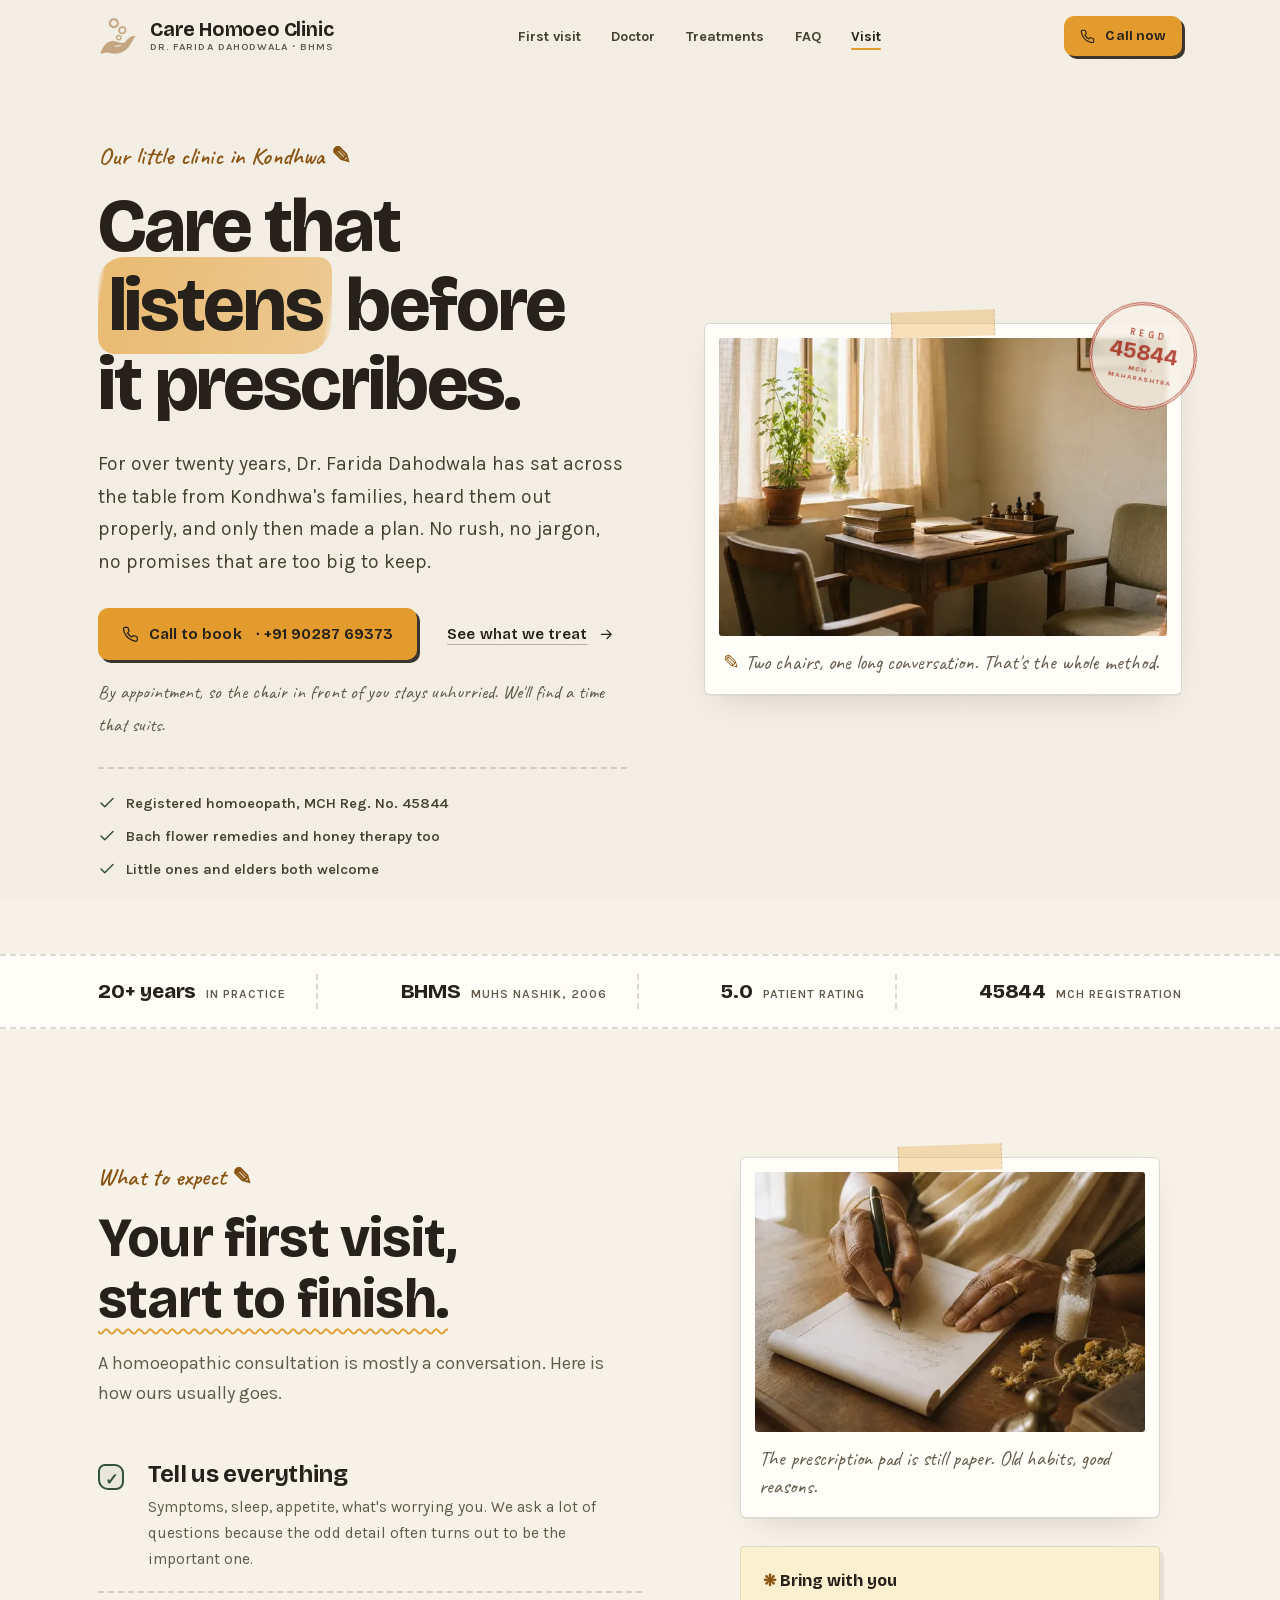
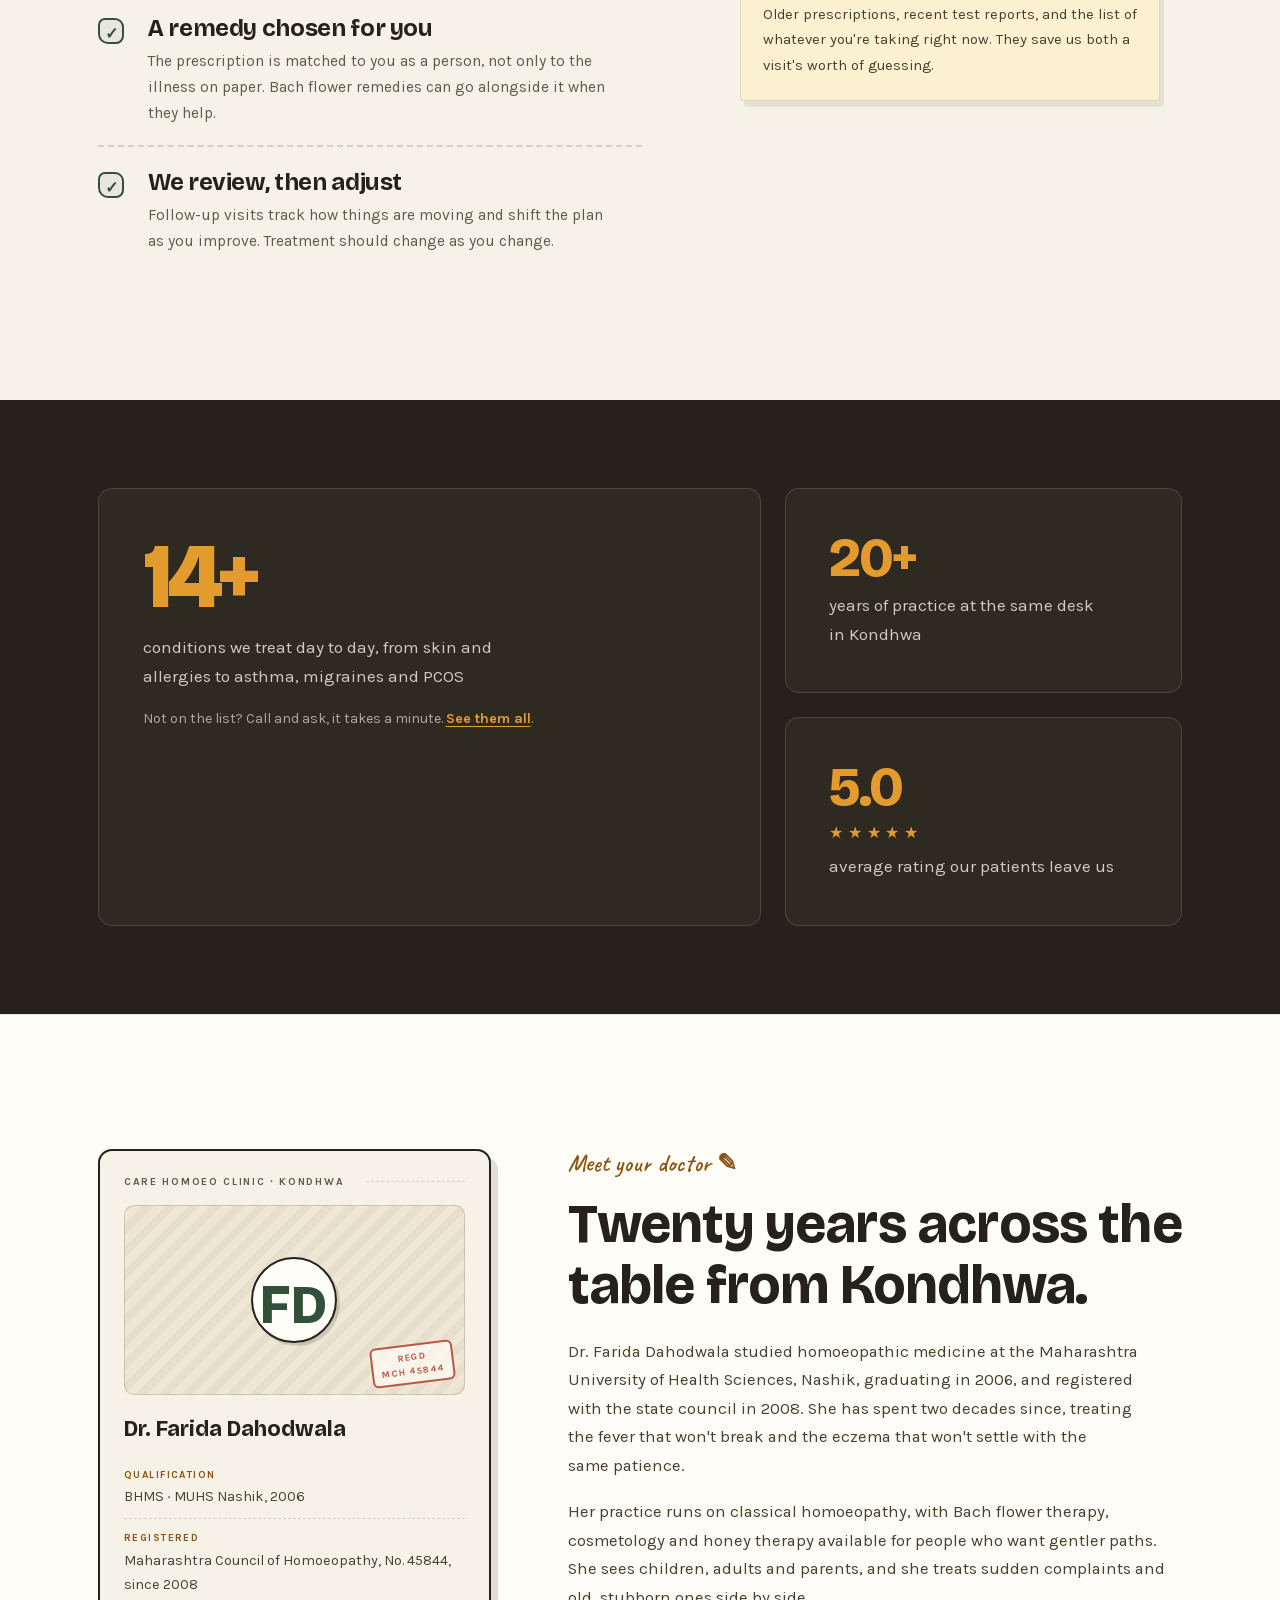
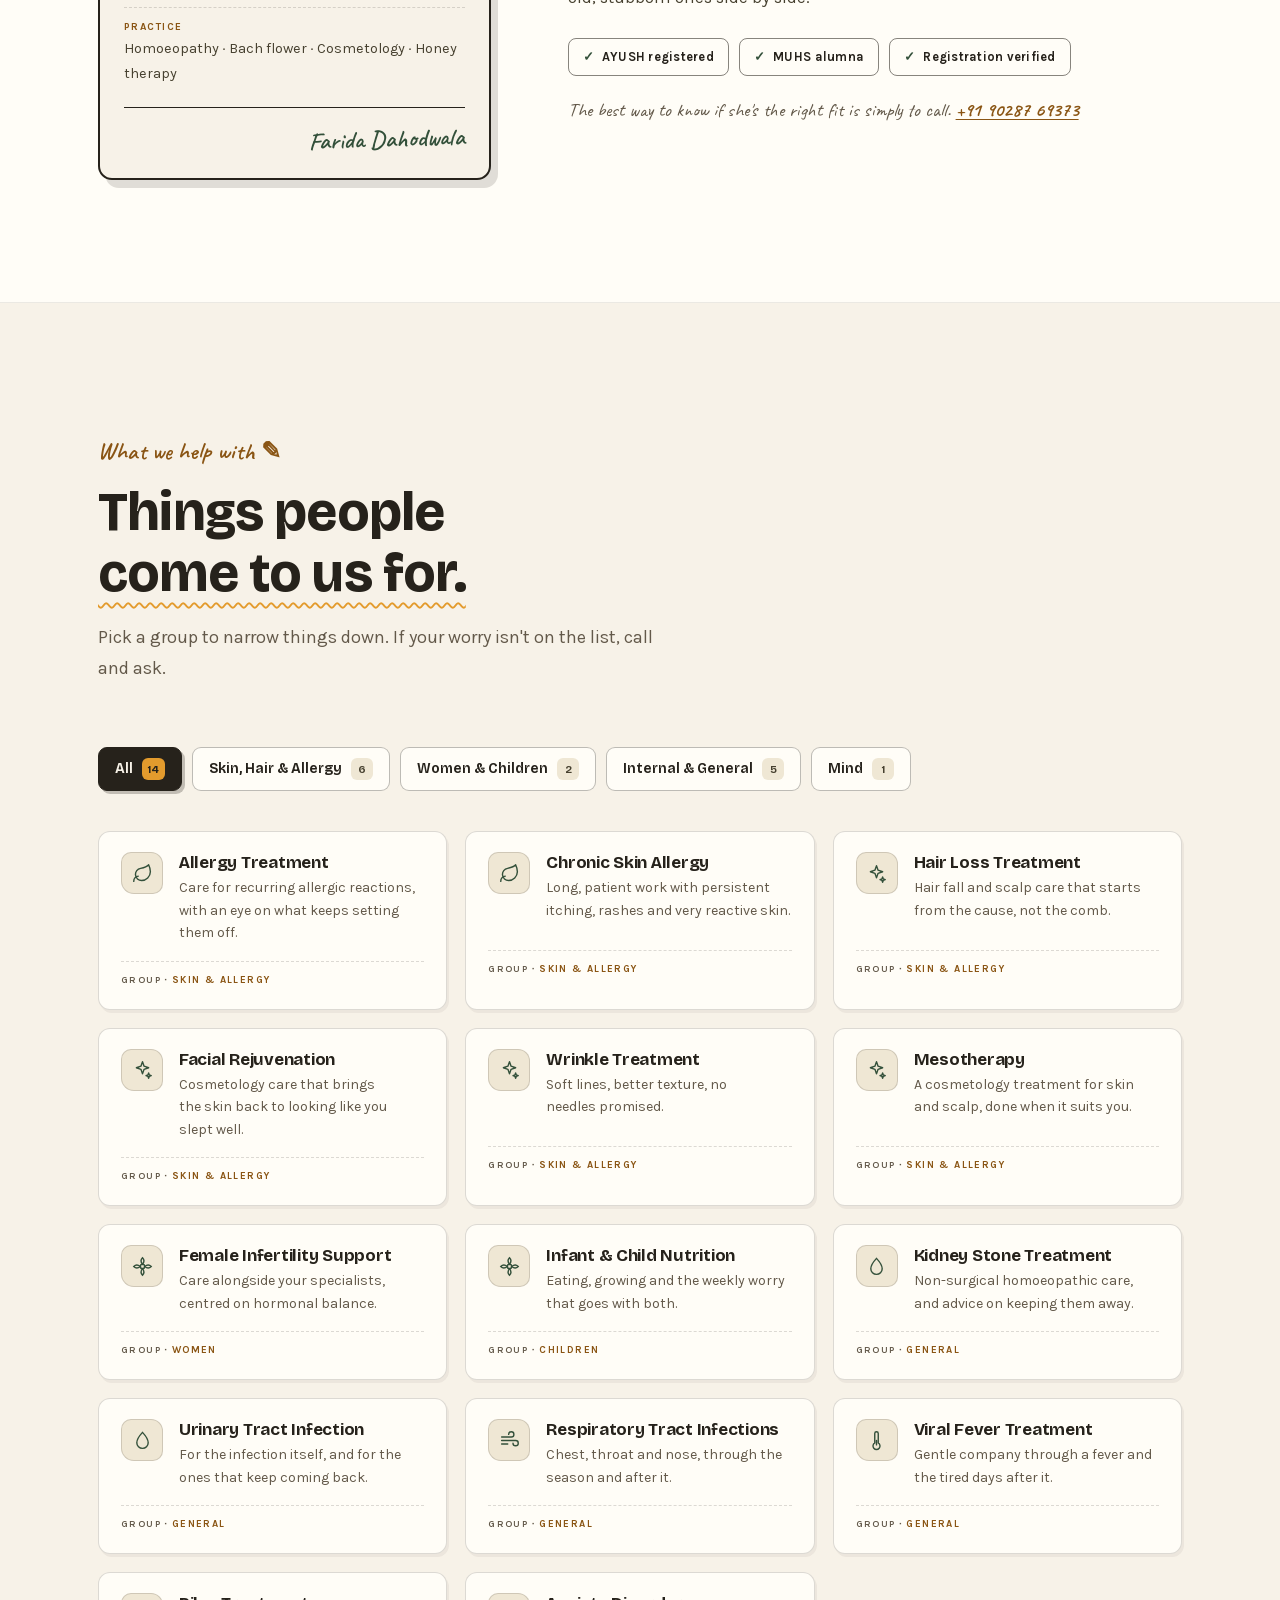
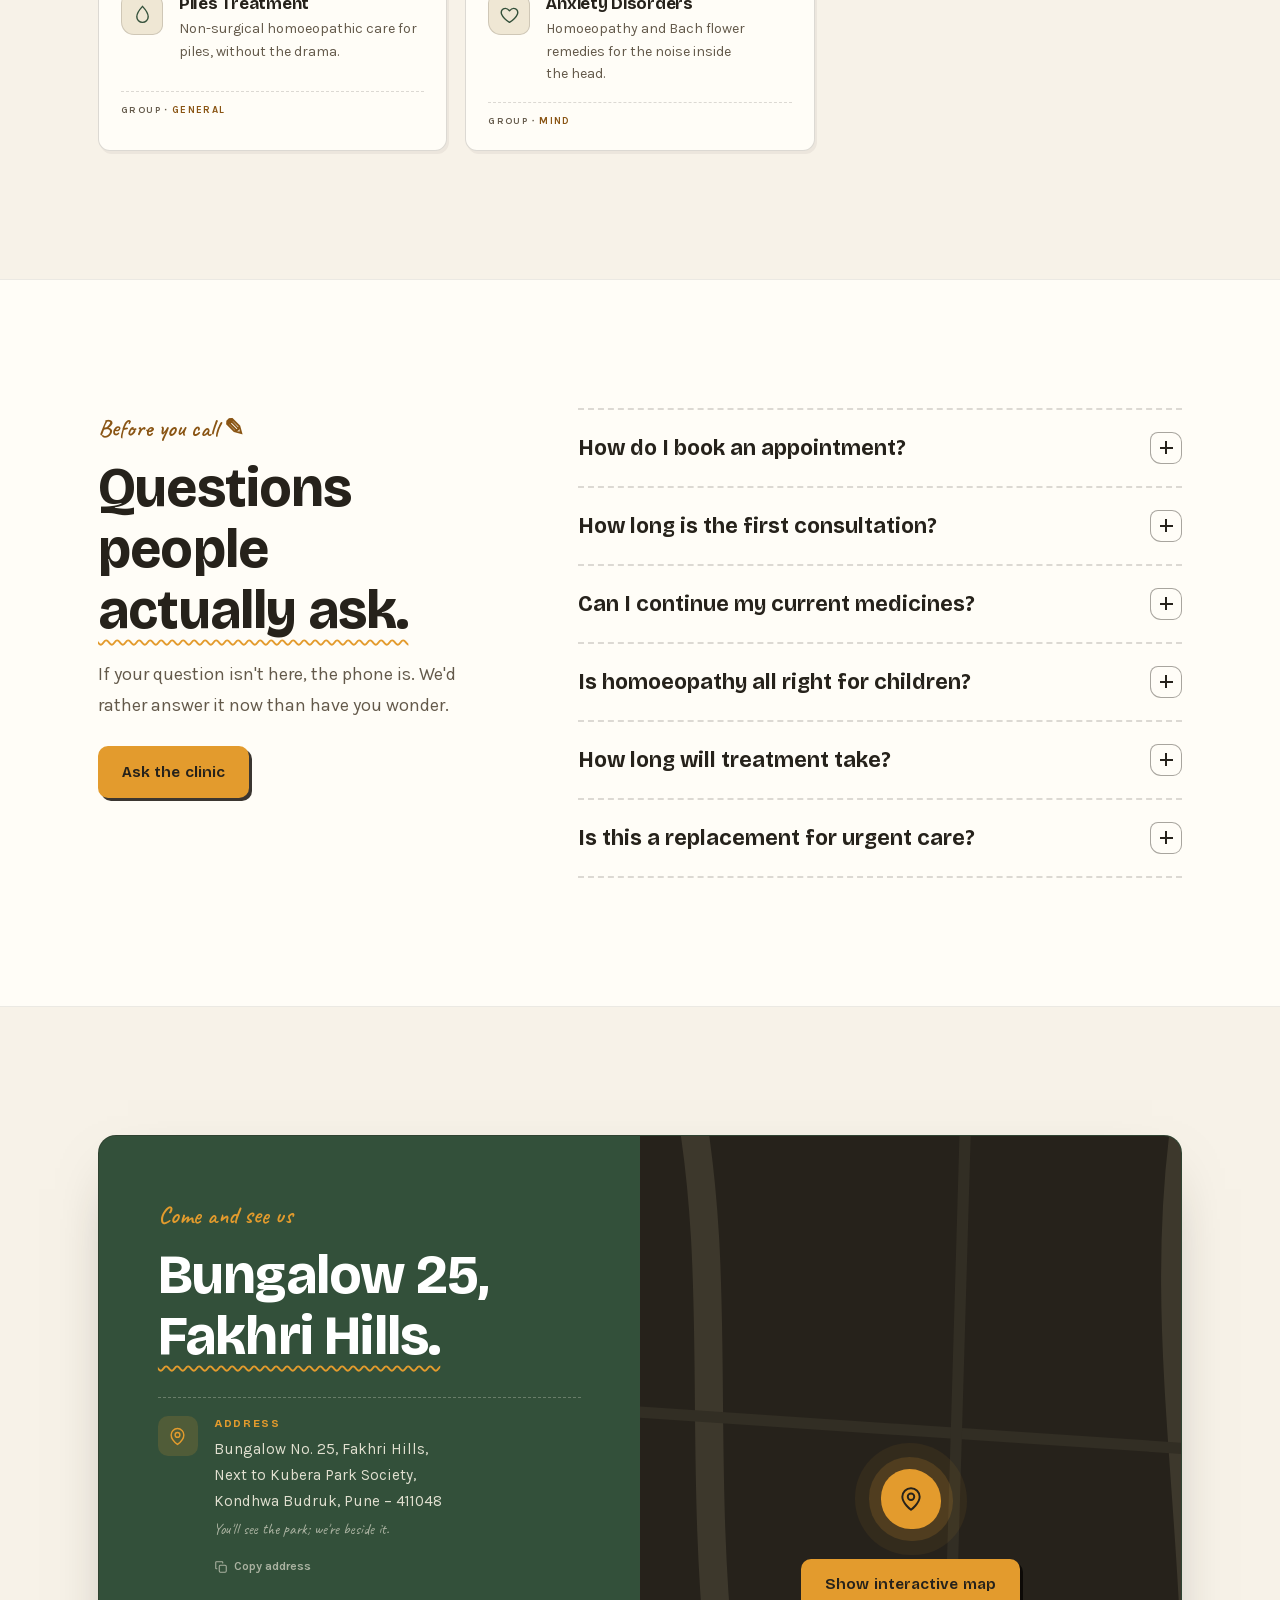
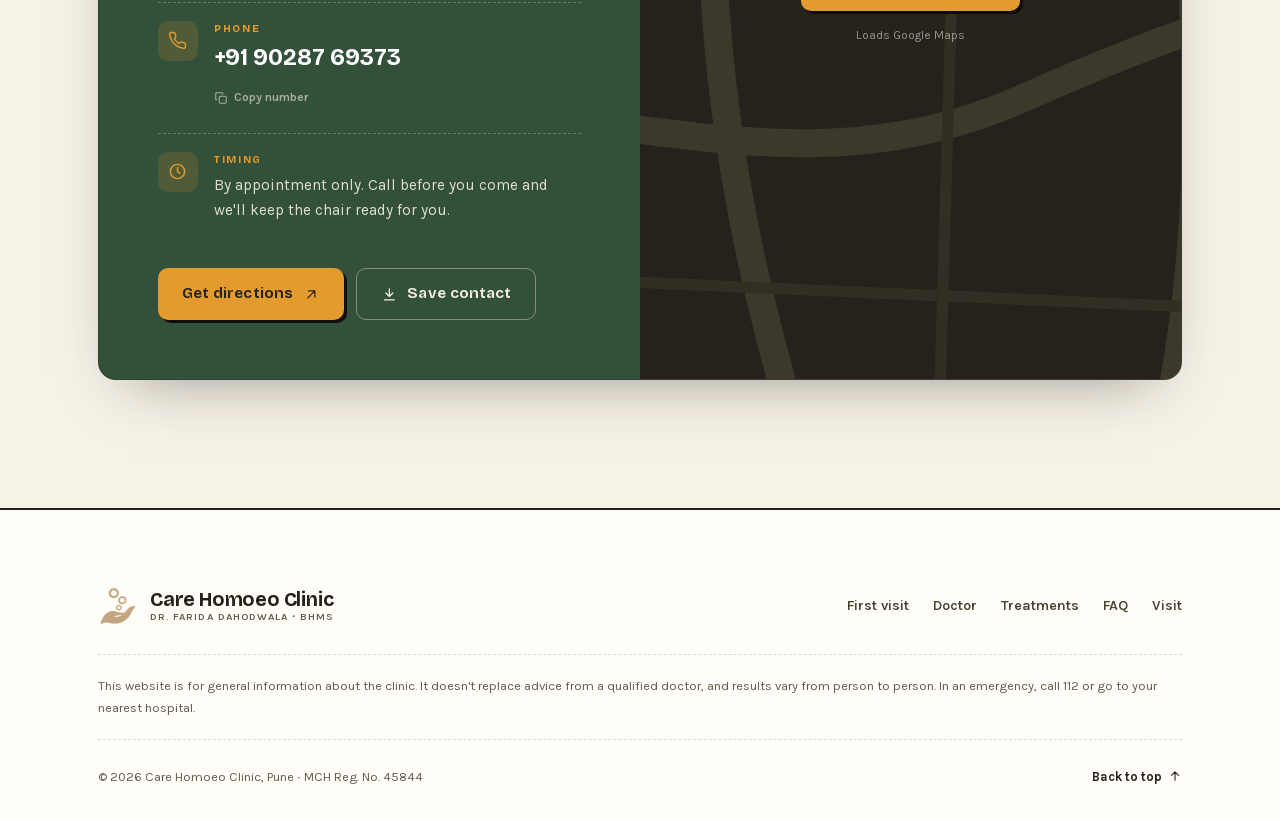
<file: index.html>
<!DOCTYPE html>
<html lang="en-IN">
<head>
  <meta charset="UTF-8">
  <meta name="viewport" content="width=device-width, initial-scale=1, viewport-fit=cover">
  <title>Care Homoeo Clinic, Kondhwa, Pune | Dr. Farida Dahodwala, BHMS</title>
  <meta name="description" content="Care Homoeo Clinic in Kondhwa, Pune. Dr. Farida Dahodwala (BHMS, Reg. No. 45844) has over 20 years of experience in skin, hair, allergy, women's health and more. Call to book.">
  <meta name="theme-color" content="#f7f2e8">
  <meta name="format-detection" content="telephone=no">

  <meta property="og:type" content="website">
  <meta property="og:title" content="Care Homoeo Clinic | Dr. Farida Dahodwala, BHMS">
  <meta property="og:description" content="Homoeopathic care in Kondhwa, Pune. Over 20 years of experience. Call to book.">
  <meta property="og:image" content="assets/img/og-image.jpg">
  <meta property="og:locale" content="en_IN">
  <meta name="twitter:card" content="summary_large_image">

  <link rel="icon" href="favicon.ico" sizes="48x48">
  <link rel="icon" href="assets/img/icon-192.png" type="image/png" sizes="192x192">
  <link rel="apple-touch-icon" href="apple-touch-icon.png">
  <link rel="manifest" href="site.webmanifest">

  <link rel="preload" href="assets/fonts/bricolage-latin.woff2" as="font" type="font/woff2" crossorigin>
  <link rel="preload" href="assets/fonts/karla-latin.woff2" as="font" type="font/woff2" crossorigin>
  <link rel="preload" as="image" href="assets/img/room-640.webp" imagesrcset="assets/img/room-640.webp 640w, assets/img/room-960.webp 960w" imagesizes="(min-width: 961px) min(44vw, 560px), calc(100vw - 40px)" type="image/webp" fetchpriority="high">
  <link rel="stylesheet" href="css/styles.css">

  <script type="application/ld+json">
  {
    "@context": "https://schema.org",
    "@type": "MedicalClinic",
    "name": "Care Homoeo Clinic",
    "image": "assets/img/og-image.jpg",
    "telephone": "+91-9028769373",
    "medicalSpecialty": "Homeopathic",
    "address": {
      "@type": "PostalAddress",
      "streetAddress": "Bungalow No. 25, Fakhri Hills, Next to Kubera Park Society, Kondhwa Budruk",
      "addressLocality": "Pune",
      "addressRegion": "Maharashtra",
      "postalCode": "411048",
      "addressCountry": "IN"
    },
    "geo": { "@type": "GeoCoordinates", "latitude": 18.480146, "longitude": 73.889685 },
    "employee": {
      "@type": "Physician",
      "name": "Dr. Farida Dahodwala",
      "description": "Homoeopath, Bach flower practitioner and cosmetologist.",
      "hasCredential": [
        { "@type": "EducationalOccupationalCredential", "credentialCategory": "degree", "name": "BHMS, Maharashtra University of Health Sciences, Nashik (2006)" },
        { "@type": "EducationalOccupationalCredential", "credentialCategory": "license", "name": "Maharashtra Council of Homoeopathy, Reg. No. 45844 (2008)" }
      ]
    }
  }
  </script>
</head>
<body id="top">
  <a class="skip-link" href="#main">Skip to content</a>

  <!-- ============ HEADER ============ -->
  <header class="site-header">
    <div class="container header-inner">
      <a href="#top" class="brand">
        <img src="assets/img/logo.png" width="40" height="40" alt="" class="brand-mark">
        <span class="brand-text">
          <span class="brand-name">Care Homoeo Clinic</span>
          <span class="brand-sub">Dr. Farida Dahodwala · BHMS</span>
        </span>
      </a>

      <nav class="primary-nav" aria-label="Primary">
        <ul>
          <li><a href="#visit-clinic">First visit</a></li>
          <li><a href="#doctor">Doctor</a></li>
          <li><a href="#treatments">Treatments</a></li>
          <li><a href="#faq">FAQ</a></li>
          <li><a href="#visit">Visit</a></li>
        </ul>
      </nav>

      <div class="header-actions">
        <a href="tel:+919028769373" class="btn btn-call btn-sm header-call">
          <svg aria-hidden="true" viewBox="0 0 24 24" class="icon"><use href="#i-phone"/></svg>
          <span>Call&nbsp;now</span>
        </a>
        <button class="menu-toggle" type="button" aria-expanded="false" aria-controls="mobile-menu" aria-label="Open menu">
          <span class="bar"></span><span class="bar"></span>
        </button>
      </div>
    </div>
  </header>

  <!-- Mobile menu -->
  <div class="mobile-menu" id="mobile-menu" hidden>
    <nav aria-label="Mobile">
      <ul>
        <li><a href="#visit-clinic">First visit</a></li>
        <li><a href="#doctor">Doctor</a></li>
        <li><a href="#treatments">Treatments</a></li>
        <li><a href="#faq">FAQ</a></li>
        <li><a href="#visit">Visit</a></li>
      </ul>
    </nav>
    <div class="mobile-menu-foot">
      <a href="tel:+919028769373" class="btn btn-call btn-block">Call&nbsp;+91&nbsp;90287&nbsp;69373</a>
      <p>Bungalow No. 25, Fakhri Hills, Kondhwa Budruk, Pune</p>
    </div>
  </div>

  <main id="main" tabindex="-1">
    <!-- ============ HERO ============ -->
    <section class="hero" aria-labelledby="hero-title">
      <div class="container hero-grid">
        <div class="hero-copy">
          <p class="kicker reveal">Our little clinic in Kondhwa</p>
          <h1 id="hero-title" class="hero-title reveal">
            Care that <span class="marker">listens</span> before it prescribes.
          </h1>
          <p class="hero-lead reveal">
            For over twenty years, Dr. Farida Dahodwala has sat across the table from Kondhwa's families,
            heard them out properly, and only then made a plan. No rush, no jargon, no promises that are too big to keep.
          </p>
          <div class="hero-actions reveal">
            <a href="tel:+919028769373" class="btn btn-call">
              <svg aria-hidden="true" viewBox="0 0 24 24" class="icon"><use href="#i-phone"/></svg>
              Call&nbsp;to&nbsp;book<span class="num">&nbsp;·&nbsp;+91&nbsp;90287&nbsp;69373</span>
            </a>
            <a href="#treatments" class="btn btn-quiet">
              See&nbsp;what&nbsp;we&nbsp;treat
              <svg aria-hidden="true" viewBox="0 0 24 24" class="icon"><use href="#i-arrow"/></svg>
            </a>
          </div>
          <p class="hero-note reveal">By appointment, so the chair in front of you stays unhurried. We'll find a time that suits.</p>

          <ul class="hero-points reveal">
            <li><svg aria-hidden="true" viewBox="0 0 24 24" class="icon"><use href="#i-check"/></svg>Registered homoeopath, MCH Reg. No. 45844</li>
            <li><svg aria-hidden="true" viewBox="0 0 24 24" class="icon"><use href="#i-check"/></svg>Bach flower remedies and honey therapy too</li>
            <li><svg aria-hidden="true" viewBox="0 0 24 24" class="icon"><use href="#i-check"/></svg>Little ones and elders both welcome</li>
          </ul>
        </div>

        <div class="hero-media">
          <figure class="polaroid reveal">
            <picture>
              <source type="image/webp" srcset="assets/img/room-640.webp 640w, assets/img/room-960.webp 960w" sizes="(min-width: 961px) min(44vw, 560px), calc(100vw - 40px)">
              <img src="assets/img/room-640.jpg" srcset="assets/img/room-640.jpg 640w, assets/img/room-960.jpg 960w" sizes="(min-width: 961px) min(44vw, 560px), calc(100vw - 40px)" width="960" height="640" alt="A quiet consulting room with a wooden desk, two chairs, old books and a sunny windowsill of plants" fetchpriority="high">
            </picture>
            <span class="stamp" aria-hidden="true">
              <span>REGD</span><strong>45844</strong><small>MCH · MAHARASHTRA</small>
            </span>
            <figcaption><span aria-hidden="true">✎</span> Two chairs, one long conversation. That's the whole method.</figcaption>
          </figure>
        </div>
      </div>
    </section>

    <!-- ============ FACTS STRIP ============ -->
    <section class="receipt" aria-label="Clinic facts">
      <div class="container receipt-inner">
        <p class="receipt-item"><strong>20+ years</strong><span>in practice</span></p>
        <p class="receipt-item"><strong>BHMS</strong><span>MUHS Nashik, 2006</span></p>
        <p class="receipt-item"><strong>5.0</strong><span>patient rating</span></p>
        <p class="receipt-item"><strong>45844</strong><span>MCH registration</span></p>
      </div>
    </section>

    <!-- ============ FIRST VISIT ============ -->
    <section class="section" id="visit-clinic" aria-labelledby="approach-title">
      <div class="container visit-grid">
        <div class="visit-copy">
          <p class="kicker reveal">What to expect</p>
          <h2 id="approach-title" class="section-title reveal">Your first visit, <em>start to finish.</em></h2>
          <p class="section-lead reveal">A homoeopathic consultation is mostly a conversation. Here is how ours usually goes.</p>

          <ol class="checklist">
            <li class="reveal">
              <span class="check" aria-hidden="true"></span>
              <div>
                <h3>Tell us everything</h3>
                <p>Symptoms, sleep, appetite, what's worrying you. We ask a lot of questions because the odd detail often turns out to be the important one.</p>
              </div>
            </li>
            <li class="reveal">
              <span class="check" aria-hidden="true"></span>
              <div>
                <h3>A remedy chosen for you</h3>
                <p>The prescription is matched to you as a person, not only to the illness on paper. Bach flower remedies can go alongside it when they help.</p>
              </div>
            </li>
            <li class="reveal">
              <span class="check" aria-hidden="true"></span>
              <div>
                <h3>We review, then adjust</h3>
                <p>Follow-up visits track how things are moving and shift the plan as you improve. Treatment should change as you change.</p>
              </div>
            </li>
          </ol>
        </div>

        <aside class="visit-aside">
          <figure class="polaroid polaroid-sm tilt-r reveal">
            <picture>
              <source type="image/webp" srcset="assets/img/hands-560.webp 560w, assets/img/hands-840.webp 840w" sizes="(min-width: 961px) min(30vw, 380px), calc(100vw - 64px)">
              <img src="assets/img/hands-560.jpg" srcset="assets/img/hands-560.jpg 560w, assets/img/hands-840.jpg 840w" sizes="(min-width: 961px) min(30vw, 380px), calc(100vw - 64px)" width="840" height="560" alt="A doctor's hands writing a prescription by hand in a pad, with a bottle of globules and dried chamomile on the desk" loading="lazy" decoding="async">
            </picture>
            <figcaption>The prescription pad is still paper. Old habits, good reasons.</figcaption>
          </figure>

          <div class="note-card reveal">
            <p class="note-title">Bring with you</p>
            <p>Older prescriptions, recent test reports, and the list of whatever you're taking right now. They save us both a visit's worth of guessing.</p>
          </div>
        </aside>
      </div>
    </section>

    <!-- ============ NUMBERS ============ -->
    <section class="numbers" aria-label="The clinic in numbers">
      <div class="container numbers-grid">
        <div class="number-card big-card reveal">
          <p class="stat"><span class="count" data-count="14">14</span>+</p>
          <p class="stat-label">conditions we treat day to day, from skin and allergies to asthma, migraines and PCOS</p>
          <p class="stat-foot">Not on the list? Call and ask, it takes a minute. <a class="inline-link" href="#treatments">See them all</a>.</p>
        </div>
        <div class="numbers-stack">
          <div class="number-card reveal">
            <p class="stat sm"><span class="count" data-count="20">20</span>+</p>
            <p class="stat-label">years of practice at the same desk in Kondhwa</p>
          </div>
          <div class="number-card reveal">
            <p class="stat sm">5.0</p>
            <p class="stars" aria-hidden="true">★★★★★</p>
            <p class="stat-label">average rating our patients leave us</p>
          </div>
        </div>
      </div>
    </section>

    <!-- ============ DOCTOR ============ -->
    <section class="section section-paper" id="doctor" aria-labelledby="doctor-title">
      <div class="container doctor-grid">
        <div class="doctor-id reveal">
          <p class="id-top">Care Homoeo Clinic · Kondhwa</p>
          <div class="id-photo" aria-hidden="true">
            <span class="id-monogram">FD</span>
            <span class="id-seal">REGD<br>MCH 45844</span>
          </div>
          <p class="id-name">Dr. Farida Dahodwala</p>
          <dl class="id-facts">
            <div><dt>Qualification</dt><dd>BHMS · MUHS Nashik, 2006</dd></div>
            <div><dt>Registered</dt><dd>Maharashtra Council of Homoeopathy, No. 45844, since 2008</dd></div>
            <div><dt>Practice</dt><dd>Homoeopathy · Bach flower · Cosmetology · Honey therapy</dd></div>
          </dl>
          <p class="id-sign" aria-hidden="true"><span>Farida Dahodwala</span></p>
        </div>

        <div class="doctor-copy">
          <p class="kicker reveal">Meet your doctor</p>
          <h2 id="doctor-title" class="section-title reveal">Twenty years across the table from Kondhwa.</h2>
          <p class="reveal">
            Dr. Farida Dahodwala studied homoeopathic medicine at the Maharashtra University of Health Sciences, Nashik,
            graduating in 2006, and registered with the state council in 2008. She has spent two decades since,
            treating the fever that won't break and the eczema that won't settle with the same patience.
          </p>
          <p class="reveal">
            Her practice runs on classical homoeopathy, with Bach flower therapy, cosmetology and honey therapy
            available for people who want gentler paths. She sees children, adults and parents, and she treats
            sudden complaints and old, stubborn ones side by side.
          </p>

          <ul class="chips reveal">
            <li>AYUSH registered</li>
            <li>MUHS alumna</li>
            <li>Registration verified</li>
          </ul>
          <p class="hand-note reveal">The best way to know if she's the right fit is simply to call. <a class="inline-link" href="tel:+919028769373">+91&nbsp;90287&nbsp;69373</a></p>
        </div>
      </div>
    </section>

    <!-- ============ TREATMENTS ============ -->
    <section class="section" id="treatments" aria-labelledby="treatments-title">
      <div class="container">
        <div class="section-head reveal">
          <p class="kicker">What we help with</p>
          <h2 id="treatments-title" class="section-title">Things people <em>come to us for.</em></h2>
          <p class="section-lead">Pick a group to narrow things down. If your worry isn't on the list, call and ask.</p>
        </div>

        <div class="filters reveal" role="group" aria-label="Filter treatments by category">
          <button type="button" class="filter is-active" data-filter="all" aria-pressed="true">All <span class="filter-count">14</span></button>
          <button type="button" class="filter" data-filter="skin" aria-pressed="false">Skin, Hair &amp; Allergy <span class="filter-count">6</span></button>
          <button type="button" class="filter" data-filter="women" aria-pressed="false">Women &amp; Children <span class="filter-count">2</span></button>
          <button type="button" class="filter" data-filter="internal" aria-pressed="false">Internal &amp; General <span class="filter-count">5</span></button>
          <button type="button" class="filter" data-filter="mind" aria-pressed="false">Mind <span class="filter-count">1</span></button>
        </div>

        <ul class="treatments" id="treatment-list" aria-live="polite">
          <li class="t-card" data-cat="skin"><span class="t-icon" aria-hidden="true"><svg viewBox="0 0 24 24"><use href="#i-leaf"/></svg></span><div><h3>Allergy Treatment</h3><p>Care for recurring allergic reactions, with an eye on what keeps setting them off.</p></div><span class="t-tag">Skin &amp; allergy</span></li>
          <li class="t-card" data-cat="skin"><span class="t-icon" aria-hidden="true"><svg viewBox="0 0 24 24"><use href="#i-leaf"/></svg></span><div><h3>Chronic Skin Allergy</h3><p>Long, patient work with persistent itching, rashes and very reactive skin.</p></div><span class="t-tag">Skin &amp; allergy</span></li>
          <li class="t-card" data-cat="skin"><span class="t-icon" aria-hidden="true"><svg viewBox="0 0 24 24"><use href="#i-sparkle"/></svg></span><div><h3>Hair Loss Treatment</h3><p>Hair fall and scalp care that starts from the cause, not the comb.</p></div><span class="t-tag">Skin &amp; allergy</span></li>
          <li class="t-card" data-cat="skin"><span class="t-icon" aria-hidden="true"><svg viewBox="0 0 24 24"><use href="#i-sparkle"/></svg></span><div><h3>Facial Rejuvenation</h3><p>Cosmetology care that brings the skin back to looking like you slept well.</p></div><span class="t-tag">Skin &amp; allergy</span></li>
          <li class="t-card" data-cat="skin"><span class="t-icon" aria-hidden="true"><svg viewBox="0 0 24 24"><use href="#i-sparkle"/></svg></span><div><h3>Wrinkle Treatment</h3><p>Soft lines, better texture, no needles promised.</p></div><span class="t-tag">Skin &amp; allergy</span></li>
          <li class="t-card" data-cat="skin"><span class="t-icon" aria-hidden="true"><svg viewBox="0 0 24 24"><use href="#i-sparkle"/></svg></span><div><h3>Mesotherapy</h3><p>A cosmetology treatment for skin and scalp, done when it suits you.</p></div><span class="t-tag">Skin &amp; allergy</span></li>
          <li class="t-card" data-cat="women"><span class="t-icon" aria-hidden="true"><svg viewBox="0 0 24 24"><use href="#i-flower"/></svg></span><div><h3>Female Infertility Support</h3><p>Care alongside your specialists, centred on hormonal balance.</p></div><span class="t-tag">Women</span></li>
          <li class="t-card" data-cat="women"><span class="t-icon" aria-hidden="true"><svg viewBox="0 0 24 24"><use href="#i-flower"/></svg></span><div><h3>Infant &amp; Child Nutrition</h3><p>Eating, growing and the weekly worry that goes with both.</p></div><span class="t-tag">Children</span></li>
          <li class="t-card" data-cat="internal"><span class="t-icon" aria-hidden="true"><svg viewBox="0 0 24 24"><use href="#i-drop"/></svg></span><div><h3>Kidney Stone Treatment</h3><p>Non-surgical homoeopathic care, and advice on keeping them away.</p></div><span class="t-tag">General</span></li>
          <li class="t-card" data-cat="internal"><span class="t-icon" aria-hidden="true"><svg viewBox="0 0 24 24"><use href="#i-drop"/></svg></span><div><h3>Urinary Tract Infection</h3><p>For the infection itself, and for the ones that keep coming back.</p></div><span class="t-tag">General</span></li>
          <li class="t-card" data-cat="internal"><span class="t-icon" aria-hidden="true"><svg viewBox="0 0 24 24"><use href="#i-wind"/></svg></span><div><h3>Respiratory Tract Infections</h3><p>Chest, throat and nose, through the season and after it.</p></div><span class="t-tag">General</span></li>
          <li class="t-card" data-cat="internal"><span class="t-icon" aria-hidden="true"><svg viewBox="0 0 24 24"><use href="#i-thermo"/></svg></span><div><h3>Viral Fever Treatment</h3><p>Gentle company through a fever and the tired days after it.</p></div><span class="t-tag">General</span></li>
          <li class="t-card" data-cat="internal"><span class="t-icon" aria-hidden="true"><svg viewBox="0 0 24 24"><use href="#i-drop"/></svg></span><div><h3>Piles Treatment</h3><p>Non-surgical homoeopathic care for piles, without the drama.</p></div><span class="t-tag">General</span></li>
          <li class="t-card" data-cat="mind"><span class="t-icon" aria-hidden="true"><svg viewBox="0 0 24 24"><use href="#i-mind"/></svg></span><div><h3>Anxiety Disorders</h3><p>Homoeopathy and Bach flower remedies for the noise inside the head.</p></div><span class="t-tag">Mind</span></li>
        </ul>
      </div>
    </section>

    <!-- ============ FAQ ============ -->
    <section class="section section-paper" id="faq" aria-labelledby="faq-title">
      <div class="container faq-grid">
        <div class="section-head section-head-left reveal">
          <p class="kicker">Before you call</p>
          <h2 id="faq-title" class="section-title">Questions people <em>actually ask.</em></h2>
          <p class="section-lead">If your question isn't here, the phone is. We'd rather answer it now than have you wonder.</p>
          <a href="tel:+919028769373" class="btn btn-call">Ask&nbsp;the&nbsp;clinic</a>
        </div>

        <div class="faq-list reveal">
          <details class="faq" name="faq">
            <summary>How do I book an appointment?</summary>
            <div class="faq-body"><p>Just call <a href="tel:+919028769373">+91&nbsp;90287&nbsp;69373</a> and we'll find a time that suits. The clinic runs on appointments so consultations don't get cut short.</p></div>
          </details>
          <details class="faq" name="faq">
            <summary>How long is the first consultation?</summary>
            <div class="faq-body"><p>Longer than you're used to, because the details are what the remedy depends on. Plan for an unhurried hour of talking.</p></div>
          </details>
          <details class="faq" name="faq">
            <summary>Can I continue my current medicines?</summary>
            <div class="faq-body"><p>Please don't stop anything a doctor has prescribed on your own. Tell us everything you take and we'll advise how homoeopathy sits alongside it.</p></div>
          </details>
          <details class="faq" name="faq">
            <summary>Is homoeopathy all right for children?</summary>
            <div class="faq-body"><p>Yes. The clinic sees patients of every age, from infants to grandparents, with doses and advice fitted to each child.</p></div>
          </details>
          <details class="faq" name="faq">
            <summary>How long will treatment take?</summary>
            <div class="faq-body"><p>A fever is not eczema. Sudden complaints often settle quickly; long-standing ones take steady follow-ups. We'll be straight with you about which is which.</p></div>
          </details>
          <details class="faq" name="faq">
            <summary>Is this a replacement for urgent care?</summary>
            <div class="faq-body"><p>No, and it doesn't claim to be. Anything serious or sudden needs a hospital. In an emergency call 112 or go to the nearest casualty.</p></div>
          </details>
        </div>
      </div>
    </section>

    <!-- ============ VISIT ============ -->
    <section class="section" id="visit" aria-labelledby="visit-title">
      <div class="container">
        <div class="visit-panel reveal">
          <div class="visit-info">
            <p class="kicker kicker-light">Come and see us</p>
            <h2 id="visit-title" class="section-title">Bungalow 25, <em>Fakhri Hills.</em></h2>

            <div class="info-row">
              <span class="info-icon" aria-hidden="true"><svg viewBox="0 0 24 24"><use href="#i-pin"/></svg></span>
              <div>
                <h3>Address</h3>
                <address id="clinic-address">Bungalow No. 25, Fakhri Hills,<br>Next to Kubera Park Society,<br>Kondhwa Budruk, Pune – 411048</address>
                <p class="info-aside">You'll see the park; we're beside it.</p>
                <button type="button" class="link-btn" data-copy="Bungalow No. 25, Fakhri Hills, Next to Kubera Park Society, Kondhwa Budruk, Pune 411048">
                  <svg aria-hidden="true" viewBox="0 0 24 24" class="icon"><use href="#i-copy"/></svg><span>Copy address</span>
                </button>
              </div>
            </div>

            <div class="info-row">
              <span class="info-icon" aria-hidden="true"><svg viewBox="0 0 24 24"><use href="#i-phone"/></svg></span>
              <div>
                <h3>Phone</h3>
                <p><a href="tel:+919028769373" class="phone-link">+91&nbsp;90287&nbsp;69373</a></p>
                <button type="button" class="link-btn" data-copy="+91 90287 69373">
                  <svg aria-hidden="true" viewBox="0 0 24 24" class="icon"><use href="#i-copy"/></svg><span>Copy number</span>
                </button>
              </div>
            </div>

            <div class="info-row">
              <span class="info-icon" aria-hidden="true"><svg viewBox="0 0 24 24"><use href="#i-clock"/></svg></span>
              <div>
                <h3>Timing</h3>
                <p>By appointment only. Call before you come and we'll keep the chair ready for you.</p>
              </div>
            </div>

            <div class="visit-actions">
              <a href="https://www.google.com/maps/dir/?api=1&amp;destination=18.480146,73.889685" target="_blank" rel="noopener noreferrer" class="btn btn-call">
                Get&nbsp;directions
                <svg aria-hidden="true" viewBox="0 0 24 24" class="icon"><use href="#i-external"/></svg>
                <span class="visually-hidden">(opens in a new tab)</span>
              </a>
              <a href="assets/care-homoeo-clinic.vcf" download class="btn btn-on-dark">
                <svg aria-hidden="true" viewBox="0 0 24 24" class="icon"><use href="#i-download"/></svg>
                Save&nbsp;contact
              </a>
            </div>
          </div>

          <div class="map" id="map">
            <div class="map-facade" id="map-facade">
              <svg class="map-art" viewBox="0 0 400 300" aria-hidden="true" preserveAspectRatio="xMidYMid slice">
                <rect width="400" height="300" fill="#26221b"/>
                <g stroke="#3d382c" stroke-width="10" fill="none" stroke-linecap="round">
                  <path d="M-20 210 C 80 190, 150 240, 240 200 S 380 150, 430 170"/>
                  <path d="M120 -20 C 140 80, 110 160, 160 320"/>
                  <path d="M300 -20 C 280 90, 320 180, 290 320"/>
                </g>
                <g stroke="#322e24" stroke-width="4" fill="none">
                  <path d="M-20 90 L 430 120"/><path d="M40 -20 L 70 320"/><path d="M-20 260 L 430 280"/><path d="M220 -20 L 210 320"/>
                </g>
              </svg>
              <div class="map-pin" aria-hidden="true"><svg viewBox="0 0 24 24"><use href="#i-pin"/></svg></div>
              <button type="button" class="btn btn-call map-load" id="map-load">
                Show interactive map
              </button>
              <p class="map-note">Loads Google Maps</p>
            </div>
          </div>
        </div>
      </div>
    </section>
  </main>

  <!-- ============ FOOTER ============ -->
  <footer class="site-footer">
    <div class="container">
      <div class="footer-top">
        <a href="#top" class="brand brand-footer">
          <img src="assets/img/logo.png" width="40" height="40" alt="" class="brand-mark">
          <span class="brand-text">
            <span class="brand-name">Care Homoeo Clinic</span>
            <span class="brand-sub">Dr. Farida Dahodwala · BHMS</span>
          </span>
        </a>
        <nav class="footer-nav" aria-label="Footer">
          <a href="#visit-clinic">First visit</a>
          <a href="#doctor">Doctor</a>
          <a href="#treatments">Treatments</a>
          <a href="#faq">FAQ</a>
          <a href="#visit">Visit</a>
        </nav>
      </div>
      <p class="disclaimer">
        This website is for general information about the clinic. It doesn't replace advice from a qualified doctor,
        and results vary from person to person. In an emergency, call 112 or go to your nearest hospital.
      </p>
      <div class="footer-bottom">
        <p>© <span id="year">2026</span> Care Homoeo Clinic, Pune · MCH Reg. No. 45844</p>
        <a href="#top" class="to-top">Back to top
          <svg aria-hidden="true" viewBox="0 0 24 24" class="icon"><use href="#i-up"/></svg>
        </a>
      </div>
    </div>
  </footer>

  <!-- Mobile action bar -->
  <nav class="action-bar" aria-label="Quick actions">
    <a href="tel:+919028769373" class="action-bar-btn action-bar-primary">
      <svg aria-hidden="true" viewBox="0 0 24 24" class="icon"><use href="#i-phone"/></svg>Call
    </a>
    <a href="https://www.google.com/maps/dir/?api=1&amp;destination=18.480146,73.889685" target="_blank" rel="noopener noreferrer" class="action-bar-btn">
      <svg aria-hidden="true" viewBox="0 0 24 24" class="icon"><use href="#i-pin"/></svg>Directions<span class="visually-hidden"> (opens in a new tab)</span>
    </a>
  </nav>

  <div class="toast" id="toast" role="status" aria-live="polite"></div>

  <!-- SVG sprite -->
  <svg xmlns="http://www.w3.org/2000/svg" style="display:none" aria-hidden="true">
    <symbol id="i-phone" viewBox="0 0 24 24"><path fill="none" stroke="currentColor" stroke-width="1.8" stroke-linecap="round" stroke-linejoin="round" d="M22 16.9v3a2 2 0 0 1-2.2 2 19.8 19.8 0 0 1-8.6-3.1 19.5 19.5 0 0 1-6-6A19.8 19.8 0 0 1 2.1 4.2 2 2 0 0 1 4.1 2h3a2 2 0 0 1 2 1.7c.1.9.4 1.8.7 2.7a2 2 0 0 1-.5 2.1L8 9.8a16 16 0 0 0 6 6l1.3-1.3a2 2 0 0 1 2.1-.4c.9.3 1.8.6 2.7.7a2 2 0 0 1 1.7 2z"/></symbol>
    <symbol id="i-arrow" viewBox="0 0 24 24"><path fill="none" stroke="currentColor" stroke-width="1.8" stroke-linecap="round" stroke-linejoin="round" d="M5 12h14M13 6l6 6-6 6"/></symbol>
    <symbol id="i-up" viewBox="0 0 24 24"><path fill="none" stroke="currentColor" stroke-width="1.8" stroke-linecap="round" stroke-linejoin="round" d="M12 19V5M6 11l6-6 6 6"/></symbol>
    <symbol id="i-check" viewBox="0 0 24 24"><path fill="none" stroke="currentColor" stroke-width="2" stroke-linecap="round" stroke-linejoin="round" d="M20 6 9 17l-5-5"/></symbol>
    <symbol id="i-pin" viewBox="0 0 24 24"><g fill="none" stroke="currentColor" stroke-width="1.8" stroke-linecap="round" stroke-linejoin="round"><path d="M20 10c0 6-8 12-8 12S4 16 4 10a8 8 0 0 1 16 0z"/><circle cx="12" cy="10" r="3"/></g></symbol>
    <symbol id="i-clock" viewBox="0 0 24 24"><g fill="none" stroke="currentColor" stroke-width="1.8" stroke-linecap="round"><circle cx="12" cy="12" r="9"/><path d="M12 7v5l3 2"/></g></symbol>
    <symbol id="i-copy" viewBox="0 0 24 24"><g fill="none" stroke="currentColor" stroke-width="1.8" stroke-linecap="round" stroke-linejoin="round"><rect x="9" y="9" width="12" height="12" rx="2"/><path d="M5 15H4a1 1 0 0 1-1-1V4a1 1 0 0 1 1-1h10a1 1 0 0 1 1 1v1"/></g></symbol>
    <symbol id="i-external" viewBox="0 0 24 24"><path fill="none" stroke="currentColor" stroke-width="1.8" stroke-linecap="round" stroke-linejoin="round" d="M7 17 17 7M8 7h9v9"/></symbol>
    <symbol id="i-download" viewBox="0 0 24 24"><path fill="none" stroke="currentColor" stroke-width="1.8" stroke-linecap="round" stroke-linejoin="round" d="M12 4v11M7 10l5 5 5-5M5 20h14"/></symbol>
    <symbol id="i-leaf" viewBox="0 0 24 24"><path fill="none" stroke="currentColor" stroke-width="1.6" stroke-linecap="round" stroke-linejoin="round" d="M11 20A7 7 0 0 1 9.8 6.1C15.5 5 17 4.5 19 2c1 2 2 4.2 2 8 0 5.5-4.8 10-10 10zM2 21c0-3 1.9-5.4 5.1-6"/></symbol>
    <symbol id="i-sparkle" viewBox="0 0 24 24"><path fill="none" stroke="currentColor" stroke-width="1.6" stroke-linejoin="round" d="M12 3l1.8 5.2L19 10l-5.2 1.8L12 17l-1.8-5.2L5 10l5.2-1.8zM19 16l.8 2.2L22 19l-2.2.8L19 22l-.8-2.2L16 19l2.2-.8z"/></symbol>
    <symbol id="i-flower" viewBox="0 0 24 24"><g fill="none" stroke="currentColor" stroke-width="1.6"><circle cx="12" cy="12" r="2.5"/><path d="M12 9.5C10 7 10 4 12 2c2 2 2 5 0 7.5zM12 14.5c2 2.5 2 5.5 0 7.5-2-2-2-5 0-7.5zM9.5 12C7 14 4 14 2 12c2-2 5-2 7.5 0zM14.5 12c2.5-2 5.5-2 7.5 0-2 2-5 2-7.5 0z"/></g></symbol>
    <symbol id="i-drop" viewBox="0 0 24 24"><path fill="none" stroke="currentColor" stroke-width="1.6" stroke-linejoin="round" d="M12 2.7s6.5 7 6.5 11.8a6.5 6.5 0 0 1-13 0C5.5 9.7 12 2.7 12 2.7z"/></symbol>
    <symbol id="i-wind" viewBox="0 0 24 24"><path fill="none" stroke="currentColor" stroke-width="1.6" stroke-linecap="round" d="M3 8h11a3 3 0 1 0-3-3M3 12h16a3 3 0 1 1-3 3M3 16h7"/></symbol>
    <symbol id="i-thermo" viewBox="0 0 24 24"><path fill="none" stroke="currentColor" stroke-width="1.6" stroke-linecap="round" d="M14 14.8V4a2 2 0 0 0-4 0v10.8a4 4 0 1 0 4 0zM12 17v-5"/></symbol>
    <symbol id="i-mind" viewBox="0 0 24 24"><path fill="none" stroke="currentColor" stroke-width="1.6" stroke-linecap="round" stroke-linejoin="round" d="M12 21s-7-4.4-9-9.3C1.7 8.4 3.8 5 7.2 5c2 0 3.4 1.1 4.8 2.8C13.4 6.1 14.8 5 16.8 5c3.4 0 5.5 3.4 4.2 6.7C19 16.6 12 21 12 21z"/></symbol>
  </svg>

  <script src="js/main.js" defer></script>
</body>
</html>
</file>
<file: css/styles.css>
/* =========================================================
   Care Homoeo Clinic — stylesheet
   Identity: paper, ink, marigold. Prescription-pad warmth,
   hand-written notes, rubber stamps. Nothing about it is glass.
   ========================================================= */

@font-face {
  font-family: "Bricolage Grotesque";
  src: url("../assets/fonts/bricolage-latin.woff2") format("woff2");
  font-weight: 400 800;
  font-style: normal;
  font-display: swap;
}
@font-face {
  font-family: "Karla";
  src: url("../assets/fonts/karla-latin.woff2") format("woff2");
  font-weight: 400 700;
  font-style: normal;
  font-display: swap;
}
@font-face {
  font-family: "Caveat";
  src: url("../assets/fonts/caveat-latin.woff2") format("woff2");
  font-weight: 400 700;
  font-style: normal;
  font-display: swap;
}

:root {
  --paper: #f7f2e8;
  --paper-2: #efe7d4;
  --card: #fffdf7;
  --ink: #26221b;
  --ink-2: #46402f;
  --muted: #63594a;          /* ≥4.5:1 on paper & card */
  --line: rgba(38, 33, 27, 0.16);
  --line-soft: rgba(38, 33, 27, 0.09);
  --marigold: #e39b2d;
  --marigold-deep: #8a5514;  /* AA text accent on paper/card */
  --seal: #b0402f;
  --sage: #4d6b52;
  --sage-deep: #33503a;
  --butter: #fbf0cf;
  --on-dark: #f4efe1;

  --display: "Bricolage Grotesque", "Trebuchet MS", "Segoe UI", Arial, sans-serif;
  --body: "Karla", -apple-system, BlinkMacSystemFont, "Segoe UI", Roboto, sans-serif;
  --hand: "Caveat", "Segoe Script", "Bradley Hand", cursive;

  --radius: 12px;
  --ease: cubic-bezier(0.22, 1, 0.36, 1);
  --header-h: 72px;
  --gutter: clamp(20px, 5vw, 48px);
  --section-y: clamp(64px, 10vw, 132px);
  --shadow-card: 0 1px 0 rgba(38,33,27,.05), 0 14px 34px -18px rgba(38, 33, 27, 0.22);
}

/* ---------- Reset ---------- */
*, *::before, *::after { box-sizing: border-box; }
* { margin: 0; }
html {
  -webkit-text-size-adjust: 100%;
  text-size-adjust: 100%;
  scroll-behavior: smooth;
  scroll-padding-top: calc(var(--header-h) + 12px);
}
body {
  font-family: var(--body);
  font-size: clamp(0.975rem, 0.95rem + 0.15vw, 1.05rem);
  line-height: 1.7;
  color: var(--ink);
  background: var(--paper);
  -webkit-font-smoothing: antialiased;
  -moz-osx-font-smoothing: grayscale;
  text-rendering: optimizeLegibility;
  overflow-x: hidden;
  min-height: 100vh;
  min-height: 100dvh;
}
/* paper grain, kept whisper-faint */
body::before {
  content: "";
  position: fixed; inset: 0; z-index: -1; pointer-events: none;
  background-image: url("data:image/svg+xml,%3Csvg xmlns='http://www.w3.org/2000/svg' width='200' height='200'%3E%3Cfilter id='n'%3E%3CfeTurbulence type='fractalNoise' baseFrequency='0.9' numOctaves='2'/%3E%3CfeColorMatrix values='0 0 0 0 0.15 0 0 0 0 0.13 0 0 0 0 0.10 0 0 0 0.05 0'/%3E%3C/filter%3E%3Crect width='200' height='200' filter='url(%23n)'/%3E%3C/svg%3E");
}
body.menu-open { overflow: hidden; }
img, picture, svg { display: block; max-width: 100%; }
img { height: auto; }
button { font: inherit; color: inherit; background: none; border: 0; cursor: pointer; }
a { color: inherit; }
ul, ol { padding: 0; list-style: none; }
address { font-style: normal; }
h1, h2, h3 { font-family: var(--display); font-weight: 700; line-height: 1.12; letter-spacing: -0.015em; text-wrap: balance; }
.stat, .phone-link, .receipt-item strong { font-variant-numeric: lining-nums tabular-nums; }
p { text-wrap: pretty; }
::selection { background: var(--marigold); color: var(--ink); }

:focus-visible {
  outline: 2.5px solid var(--marigold-deep);
  outline-offset: 3px;
  border-radius: 4px;
}

.visually-hidden {
  position: absolute !important;
  width: 1px; height: 1px; padding: 0; margin: -1px;
  overflow: hidden; clip: rect(0 0 0 0); white-space: nowrap; border: 0;
}
.skip-link {
  position: fixed; left: 16px; top: -60px; z-index: 2000;
  background: var(--ink); color: #fff; padding: 10px 16px; border-radius: 10px;
  text-decoration: none; font-weight: 700; transition: top .2s;
}
.skip-link:focus { top: 16px; }

.container {
  width: 100%;
  max-width: 1180px;
  margin-inline: auto;
  padding-inline: max(var(--gutter), env(safe-area-inset-left)) max(var(--gutter), env(safe-area-inset-right));
}

.icon { width: 1.1em; height: 1.1em; flex: none; }

/* ---------- Type helpers ---------- */
.kicker {
  font-family: var(--hand);
  font-size: clamp(1.25rem, 1.1rem + .6vw, 1.5rem);
  font-weight: 600;
  color: var(--marigold-deep);
  margin-bottom: 10px;
}
.kicker::after { content: " ✎"; }
.kicker-light { color: var(--marigold); }
.kicker-light::after { content: none; }

.section-title {
  font-size: clamp(2rem, 1.35rem + 2.8vw, 3.4rem);
  font-weight: 750;
  margin-bottom: 18px;
}
.section-title em {
  font-style: normal;
  text-decoration: underline;
  text-decoration-style: wavy;
  text-decoration-color: var(--marigold);
  text-decoration-thickness: 2px;
  text-underline-offset: 0.2em;
}
.section-lead {
  color: var(--muted);
  font-size: clamp(1rem, 0.97rem + 0.2vw, 1.125rem);
  max-width: 56ch;
}
.section-head { max-width: 720px; margin-bottom: clamp(36px, 5vw, 64px); }
.section-head-left { margin-bottom: 0; }

.inline-link {
  color: var(--marigold-deep);
  font-weight: 700;
  text-underline-offset: 3px;
}
.inline-link:hover { color: var(--ink); }

/* ---------- Marker highlight ---------- */
.marker {
  background: linear-gradient(100deg,
    rgba(227,155,45,0) 1.5%,
    rgba(227,155,45,.62) 4%,
    rgba(227,155,45,.45) 95%,
    rgba(227,155,45,0) 98.5%);
  border-radius: 0.35em 0.18em 0.42em 0.22em;
  padding: 0.02em 0.14em 0.04em;
  box-decoration-break: clone;
  -webkit-box-decoration-break: clone;
}

/* ---------- Buttons ---------- */
.btn {
  --h: 52px;
  display: inline-flex; align-items: center; justify-content: center; gap: 10px;
  min-height: var(--h);
  padding: 0 24px;
  border-radius: 10px;
  font-family: var(--display);
  font-weight: 650;
  font-size: 0.95rem;
  letter-spacing: 0.005em;
  text-decoration: none;
  white-space: nowrap;
  transition: transform .25s var(--ease), box-shadow .25s var(--ease), background-color .25s, color .25s, border-color .25s;
  -webkit-tap-highlight-color: transparent;
}
.btn:active { transform: translateY(1px) scale(.99); }
.btn-sm { --h: 40px; padding: 0 16px; font-size: 0.85rem; }
.btn-block { width: 100%; }
.btn-call {
  background: var(--marigold); color: var(--ink);
  box-shadow: 3px 3px 0 rgba(38, 33, 27, 0.9);
}
.btn-quiet {
  color: var(--ink); padding-inline: 8px; min-height: 44px;
  font-weight: 600; text-decoration: underline;
  text-decoration-color: rgba(38,33,27,.3); text-underline-offset: 5px;
}
.btn-quiet .icon { transition: transform .35s var(--ease); }
.btn-on-dark { border: 1.5px solid rgba(244, 239, 225, 0.4); color: var(--on-dark); }

@media (hover: hover) {
  .btn-call:hover { transform: translate(-1px, -1px); box-shadow: 5px 5px 0 rgba(38, 33, 27, 0.9); }
  .btn-call:active { box-shadow: 1px 1px 0 rgba(38, 33, 27, 0.9); }
  .btn-quiet:hover .icon { transform: translateX(4px); }
  .btn-quiet:hover { text-decoration-color: var(--marigold-deep); }
  .btn-on-dark:hover { border-color: var(--marigold); color: var(--marigold); }
}

/* ---------- Header ---------- */
.site-header {
  position: fixed; inset: 0 0 auto; z-index: 1000;
  height: calc(var(--header-h) + env(safe-area-inset-top));
  padding-top: env(safe-area-inset-top);
  transition: background-color .35s, box-shadow .35s, border-color .35s;
  border-bottom: 1px solid transparent;
}
.site-header.is-scrolled,
body.menu-open .site-header {
  background: rgba(247, 242, 232, 0.92);
  -webkit-backdrop-filter: saturate(140%) blur(10px);
  backdrop-filter: saturate(140%) blur(10px);
  border-bottom-color: var(--line);
}
.header-inner {
  height: var(--header-h);
  display: flex; align-items: center; justify-content: space-between; gap: 24px;
}
.brand {
  display: inline-flex; align-items: center; gap: 12px;
  text-decoration: none; min-width: 0;
}
.brand-mark { width: 40px; height: 40px; flex: none; display: block; }
.brand-text { display: flex; flex-direction: column; min-width: 0; line-height: 1.15; }
.brand-name {
  font-family: var(--display); font-weight: 700; font-size: 1.22rem; letter-spacing: -0.01em;
  white-space: nowrap; overflow: hidden; text-overflow: ellipsis;
}
.brand-sub {
  font-size: 0.66rem; letter-spacing: .1em; text-transform: uppercase; color: var(--muted); font-weight: 600;
  white-space: nowrap; overflow: hidden; text-overflow: ellipsis;
}

.primary-nav ul { display: flex; gap: clamp(18px, 2.4vw, 34px); }
.primary-nav a {
  position: relative;
  text-decoration: none; font-size: 0.9rem; font-weight: 700; color: var(--ink-2);
  padding: 8px 0;
}
.primary-nav a::after {
  content: ""; position: absolute; left: 0; right: 0; bottom: 3px; height: 2px;
  background: var(--marigold); border-radius: 2px;
  transform: scaleX(0); transform-origin: right;
  transition: transform .4s var(--ease);
}
.primary-nav a:hover::after,
.primary-nav a.is-active::after { transform: scaleX(1); transform-origin: left; }
.primary-nav a.is-active { color: var(--ink); }

.header-actions { display: flex; align-items: center; gap: 10px; }

.menu-toggle {
  display: none;
  width: 44px; height: 44px; border-radius: 10px;
  border: 1.5px solid var(--line);
  position: relative;
  -webkit-tap-highlight-color: transparent;
}
.menu-toggle .bar {
  position: absolute; left: 12px; right: 12px; height: 2px; border-radius: 2px; background: var(--ink);
  transition: transform .4s var(--ease), top .4s var(--ease);
}
.menu-toggle .bar:nth-child(1) { top: 18px; }
.menu-toggle .bar:nth-child(2) { top: 25px; }
.menu-toggle[aria-expanded="true"] .bar:nth-child(1) { top: 21.5px; transform: rotate(45deg); }
.menu-toggle[aria-expanded="true"] .bar:nth-child(2) { top: 21.5px; transform: rotate(-45deg); }

/* ---------- Mobile menu ---------- */
.mobile-menu {
  position: fixed; inset: 0; z-index: 999;
  background: var(--paper);
  padding: calc(var(--header-h) + env(safe-area-inset-top) + 24px) var(--gutter) calc(32px + env(safe-area-inset-bottom));
  display: flex; flex-direction: column; justify-content: space-between;
  overflow-y: auto;
  opacity: 0; visibility: hidden;
  transition: opacity .4s var(--ease), visibility 0s linear .4s;
}
.mobile-menu[hidden] { display: none; }
.mobile-menu.is-open { opacity: 1; visibility: visible; transition: opacity .4s var(--ease); }
.mobile-menu li {
  opacity: 0; transform: translateY(16px);
  transition: opacity .5s var(--ease), transform .5s var(--ease);
}
.mobile-menu.is-open li { opacity: 1; transform: none; }
.mobile-menu.is-open li:nth-child(2) { transition-delay: .05s; }
.mobile-menu.is-open li:nth-child(3) { transition-delay: .1s; }
.mobile-menu.is-open li:nth-child(4) { transition-delay: .15s; }
.mobile-menu.is-open li:nth-child(5) { transition-delay: .2s; }
.mobile-menu nav a {
  display: block; padding: 12px 0;
  font-family: var(--display); font-size: clamp(1.9rem, 8vw, 2.6rem); font-weight: 700; line-height: 1.15;
  text-decoration: none;
  border-bottom: 2px dashed var(--line);
}
.mobile-menu nav a::before { content: "→ "; color: var(--marigold-deep); }
.mobile-menu-foot { margin-top: 32px; display: grid; gap: 14px; }
.mobile-menu-foot p { color: var(--muted); font-size: 0.9rem; text-align: center; }

/* ---------- Hero ---------- */
.hero {
  padding-top: calc(var(--header-h) + env(safe-area-inset-top) + clamp(32px, 6vw, 64px));
  padding-bottom: clamp(40px, 6vw, 72px);
  position: relative;
}
.hero-grid {
  display: grid;
  grid-template-columns: minmax(0, 1.05fr) minmax(0, 0.95fr);
  gap: clamp(36px, 6vw, 88px);
  align-items: center;
}
.hero-title {
  font-size: clamp(2.55rem, 1.35rem + 5vw, 4.75rem);
  font-weight: 760;
  line-height: 1.04;
  letter-spacing: -0.028em;
  margin-bottom: 24px;
}
.hero-lead {
  font-size: clamp(1.02rem, 0.98rem + 0.3vw, 1.2rem);
  color: var(--ink-2);
  max-width: 50ch;
  margin-bottom: 30px;
}
.hero-actions { display: flex; flex-wrap: wrap; gap: 10px 22px; align-items: center; margin-bottom: 16px; }
.hero-note {
  font-family: var(--hand);
  font-size: 1.18rem;
  color: var(--muted);
  margin-bottom: 26px;
}
.hero-points {
  display: grid; gap: 8px;
  border-top: 2px dashed var(--line);
  padding-top: 22px;
}
.hero-points li {
  display: flex; align-items: center; gap: 10px;
  font-size: 0.92rem; font-weight: 600; color: var(--ink-2);
}
.hero-points .icon { color: var(--sage-deep); width: 18px; height: 18px; }

/* Polaroid */
.hero-media { position: relative; }
.polaroid {
  background: var(--card);
  border: 1px solid var(--line);
  border-radius: 6px;
  padding: 14px 14px 0;
  box-shadow: var(--shadow-card);
  position: relative;
  transform: rotate(-1.6deg);
  max-width: 560px;
  margin-inline: auto;
}
.polaroid::before {
  content: "";
  position: absolute; top: -13px; left: 50%;
  width: 104px; height: 26px;
  transform: translateX(-50%) rotate(-2deg);
  background: rgba(227, 155, 45, 0.3);
  border-left: 1px dashed rgba(38,33,27,.14);
  border-right: 1px dashed rgba(38,33,27,.14);
}
.polaroid picture { border-radius: 3px; overflow: hidden; }
.polaroid img { width: 100%; height: auto; aspect-ratio: 3 / 2; object-fit: cover; }
.polaroid figcaption {
  font-family: var(--hand);
  font-size: clamp(1.05rem, 1rem + .4vw, 1.28rem);
  color: var(--muted);
  padding: 13px 4px 17px;
  line-height: 1.35;
}
.polaroid figcaption span { color: var(--marigold-deep); }

.stamp {
  position: absolute; right: -16px; top: -22px;
  width: 108px; height: 108px; border-radius: 50%;
  border: 3px double var(--seal);
  color: var(--seal);
  display: grid; place-content: center; gap: 1px;
  text-align: center;
  transform: rotate(10deg);
  background: rgba(247, 242, 232, 0.86);
  -webkit-backdrop-filter: blur(2px); backdrop-filter: blur(2px);
  opacity: 0.92;
}
.stamp span { font-size: 0.55rem; letter-spacing: 0.35em; font-weight: 700; margin-left: .35em; }
.stamp strong { font-family: var(--display); font-size: 1.35rem; line-height: 1; font-variant-numeric: lining-nums; }
.stamp small { font-size: 0.42rem; letter-spacing: 0.14em; font-weight: 700; line-height: 1.4; max-width: 76px; margin-inline: auto; }

/* ---------- Receipt strip ---------- */
.receipt { border-block: 2px dashed var(--line); background: var(--card); }
.receipt-inner {
  display: flex; flex-wrap: wrap; justify-content: space-between; gap: 8px 32px;
  padding-block: 18px;
}
.receipt-item { display: flex; align-items: baseline; gap: 10px; }
.receipt-item strong { font-family: var(--display); font-size: 1.3rem; font-weight: 750; letter-spacing: -0.01em; white-space: nowrap; }
.receipt-item span { font-size: 0.78rem; color: var(--muted); text-transform: uppercase; letter-spacing: 0.08em; font-weight: 600; }

/* ---------- Sections ---------- */
.section { padding-block: var(--section-y); }
.section-paper { background: var(--card); border-block: 1px solid var(--line-soft); }

/* First visit: checklist + aside */
.visit-grid {
  display: grid; grid-template-columns: minmax(0, 1.08fr) minmax(0, 0.92fr);
  gap: clamp(40px, 6vw, 96px); align-items: start;
}
.checklist { margin-top: 34px; display: grid; gap: 4px; }
.checklist li {
  display: grid; grid-template-columns: 34px minmax(0, 1fr); gap: 16px;
  padding: 18px 0;
  border-bottom: 2px dashed var(--line);
}
.checklist li:last-child { border-bottom: 0; }
.check {
  width: 26px; height: 26px; margin-top: 3px;
  border: 2px solid var(--sage-deep);
  border-radius: 7px 9px 8px 10px;
  display: grid; place-items: center;
  font-size: 1rem; font-weight: 700; color: var(--sage-deep);
  background: rgba(77, 107, 82, 0.08);
}
.check::before { content: "✓"; }
.checklist h3 { font-size: clamp(1.2rem, 1.1rem + .5vw, 1.5rem); font-weight: 700; margin-bottom: 6px; }
.checklist p { color: var(--muted); font-size: 0.97rem; max-width: 52ch; }

.visit-aside { display: grid; gap: 28px; align-content: start; position: relative; top: 8px; }
.polaroid-sm { transform: rotate(1.8deg); max-width: 420px; }
.note-card {
  background: var(--butter);
  border: 1px solid rgba(38, 33, 27, 0.12);
  border-radius: 4px;
  padding: 20px 22px 22px;
  box-shadow: 4px 6px 0 rgba(38, 33, 27, 0.08);
  transform: rotate(-1.2deg);
  max-width: 420px;
  margin-inline: auto;
}
.note-title { font-family: var(--display); font-weight: 750; font-size: 1rem; margin-bottom: 8px; }
.note-title::before { content: "❋ "; color: var(--marigold-deep); }
.note-card p:not(.note-title) { font-size: 0.92rem; color: var(--ink-2); }

/* ---------- Numbers ---------- */
.numbers { background: var(--ink); color: var(--on-dark); padding-block: clamp(48px, 7vw, 88px); }
.numbers-grid {
  display: grid; grid-template-columns: minmax(0, 1.25fr) minmax(0, 0.75fr);
  gap: clamp(16px, 2.4vw, 24px);
}
.number-card {
  background: #2e2921;
  border: 1px solid rgba(244, 239, 225, 0.14);
  border-radius: 14px;
  padding: clamp(26px, 3.4vw, 44px);
}
.numbers-stack { display: grid; gap: clamp(16px, 2.4vw, 24px); }
.stat {
  font-family: var(--display); font-weight: 800;
  font-size: clamp(3.6rem, 2.6rem + 4vw, 6.2rem);
  line-height: 0.95; letter-spacing: -0.04em;
  color: var(--marigold);
  margin-bottom: 12px;
}
.stat.sm { font-size: clamp(2.4rem, 2rem + 1.8vw, 3.4rem); margin-bottom: 6px; }
.stat-label { font-size: clamp(0.95rem, 0.92rem + .18vw, 1.08rem); color: rgba(244, 239, 225, 0.82); max-width: 42ch; }
.stars { color: var(--marigold); letter-spacing: 0.3em; margin-bottom: 6px; font-size: 1rem; }
.stat-foot { margin-top: 16px; font-size: 0.88rem; color: rgba(244, 239, 225, 0.65); }
.big-card .stat-foot .inline-link { color: var(--marigold); }
.big-card .stat-foot .inline-link:hover { color: #fff; }

/* ---------- Doctor ---------- */
.doctor-grid {
  display: grid; grid-template-columns: minmax(0, 0.78fr) minmax(0, 1.22fr);
  gap: clamp(40px, 6vw, 88px); align-items: start;
}
.doctor-id {
  background: var(--paper);
  border: 2px solid var(--ink);
  border-radius: 14px;
  box-shadow: 7px 8px 0 rgba(38, 33, 27, 0.14);
  padding: 22px 24px 18px;
  position: relative;
  top: 6px;
}
.id-top {
  font-size: 0.66rem; font-weight: 700; letter-spacing: 0.16em; text-transform: uppercase;
  color: var(--muted); margin-bottom: 14px;
  display: flex; justify-content: space-between; align-items: center; gap: 10px;
}
.id-top::after { content: ""; flex: 1; height: 0; border-bottom: 1px dashed var(--line); margin-left: 12px; }
.id-photo {
  position: relative;
  background:
    repeating-linear-gradient(-45deg, rgba(38,33,27,.045) 0 8px, transparent 8px 16px),
    var(--paper-2);
  border: 1.5px solid var(--line);
  border-radius: 10px;
  height: clamp(150px, 18vw, 190px);
  display: grid; place-items: center;
  margin-bottom: 16px;
}
.id-monogram {
  font-family: var(--display); font-weight: 800; letter-spacing: 0.02em;
  font-size: clamp(2.6rem, 2rem + 2vw, 3.4rem);
  color: var(--sage-deep);
  width: 86px; height: 86px; border-radius: 50%;
  background: var(--card);
  border: 2px solid var(--ink);
  display: grid; place-items: center;
  box-shadow: 3px 3px 0 rgba(38, 33, 27, 0.16);
}
.id-seal {
  position: absolute; right: 10px; bottom: 10px;
  font-size: 0.58rem; font-weight: 700; letter-spacing: 0.12em; line-height: 1.5;
  color: var(--seal); text-align: center;
  border: 2px solid var(--seal);
  border-radius: 6px;
  padding: 4px 8px;
  transform: rotate(-7deg);
  opacity: 0.85;
  background: rgba(255, 253, 247, 0.8);
}
.id-name { font-family: var(--display); font-weight: 750; font-size: 1.35rem; margin-bottom: 10px; }
.id-facts { display: grid; gap: 2px; }
.id-facts > div { padding: 9px 0; border-bottom: 1px dashed var(--line); display: grid; gap: 1px; }
.id-facts > div:last-child { border-bottom: 0; }
.id-facts dt { font-size: 0.64rem; font-weight: 700; letter-spacing: 0.14em; text-transform: uppercase; color: var(--marigold-deep); }
.id-facts dd { font-size: 0.9rem; color: var(--ink-2); }
.id-sign {
  margin-top: 12px; padding-top: 10px;
  border-top: 1.5px solid var(--ink);
  display: flex; justify-content: flex-end;
}
.id-sign span {
  font-family: var(--hand); font-size: 1.55rem; font-weight: 600;
  transform: rotate(-2deg); color: var(--sage-deep);
}

.doctor-copy > p:not(.kicker):not(.hand-note) { color: var(--ink-2); max-width: 60ch; margin-bottom: 18px; }
.doctor-copy .section-title { margin-bottom: 22px; }

.chips { display: flex; flex-wrap: wrap; gap: 10px; margin: 26px 0 18px; }
.chips li {
  display: inline-flex; align-items: center; gap: 8px;
  padding: 7px 14px; border-radius: 8px;
  border: 1.5px solid rgba(38, 33, 27, 0.55);
  font-size: 0.8rem; font-weight: 700; letter-spacing: 0.02em;
  background: transparent;
  transition: background-color .3s, color .3s;
}
.chips li::before { content: "✓"; color: var(--sage-deep); font-weight: 800; }
@media (hover: hover) { .chips li:hover { background: var(--ink); color: var(--paper); } .chips li:hover::before { color: var(--marigold); } }
.hand-note { font-family: var(--hand); font-size: 1.2rem; color: var(--muted); }

/* ---------- Treatments ---------- */
.filters {
  display: flex; gap: 10px; flex-wrap: wrap; margin-bottom: clamp(26px, 4vw, 40px);
}
.filter {
  display: inline-flex; align-items: center; gap: 9px;
  min-height: 44px; padding: 0 16px; border-radius: 9px;
  border: 1.5px solid rgba(38, 33, 27, 0.3);
  font-family: var(--display); font-size: 0.87rem; font-weight: 650;
  background: var(--card);
  transition: background-color .25s, color .25s, border-color .25s, box-shadow .25s;
  -webkit-tap-highlight-color: transparent;
}
.filter-count {
  font-size: 0.7rem; min-width: 22px; height: 22px; padding: 0 6px; border-radius: 6px;
  display: inline-grid; place-items: center; background: var(--paper-2); color: var(--ink-2);
  transition: background-color .25s, color .25s;
}
@media (hover: hover) { .filter:hover { border-color: var(--ink); } }
.filter.is-active { background: var(--ink); color: var(--paper); border-color: var(--ink); box-shadow: 3px 3px 0 rgba(38,33,27,.25); }
.filter.is-active .filter-count { background: var(--marigold); color: var(--ink); }

.treatments {
  display: grid;
  grid-template-columns: repeat(auto-fill, minmax(min(100%, 330px), 1fr));
  gap: clamp(12px, 1.4vw, 18px);
}
.t-card {
  background: var(--card);
  border: 1px solid var(--line);
  border-radius: var(--radius);
  padding: 20px 22px;
  display: grid;
  grid-template-columns: 42px minmax(0, 1fr);
  grid-template-areas: "icon body" "tag tag";
  gap: 4px 16px;
  align-items: start;
  box-shadow: 2px 3px 0 rgba(38, 33, 27, 0.05);
  transition: transform .35s var(--ease), box-shadow .35s var(--ease), border-color .25s, opacity .35s;
}
.t-card > div { grid-area: body; }
.t-card[hidden] { display: none; }
.t-card.is-entering { animation: cardIn .45s var(--ease) both; }
@keyframes cardIn { from { opacity: 0; transform: translateY(10px); } }
@media (hover: hover) {
  .t-card:hover { transform: translate(-1px, -2px); box-shadow: 4px 6px 0 rgba(38, 33, 27, 0.1); border-color: rgba(38,33,27,.4); }
  .t-card:hover .t-icon { background: var(--sage); color: #fff; border-color: var(--sage-deep); }
}
.t-icon {
  grid-area: icon;
  width: 42px; height: 42px; border-radius: 10px 12px 10px 13px;
  display: grid; place-items: center;
  background: var(--paper-2); color: var(--sage-deep);
  border: 1px solid var(--line);
  transition: background-color .3s, color .3s, border-color .3s;
}
.t-icon svg { width: 21px; height: 21px; }
.t-card h3 { font-size: 1.06rem; font-weight: 700; line-height: 1.25; margin-bottom: 4px; }
.t-card p { color: var(--muted); font-size: 0.88rem; line-height: 1.6; }
.t-tag {
  grid-area: tag;
  justify-self: start; margin-top: 12px; padding-top: 10px;
  width: 100%; border-top: 1px dashed var(--line);
  font-size: 0.62rem; font-weight: 700; letter-spacing: .14em; text-transform: uppercase; color: var(--marigold-deep);
}
.t-tag::before { content: "group · "; color: var(--muted); font-weight: 600; }

/* ---------- FAQ ---------- */
.faq-grid {
  display: grid; grid-template-columns: minmax(0, 0.8fr) minmax(0, 1.2fr);
  gap: clamp(36px, 6vw, 96px); align-items: start;
}
.faq-grid .section-head { position: sticky; top: calc(var(--header-h) + 32px); }
.faq-grid .section-lead { margin-bottom: 26px; }
.faq-list { border-top: 2px dashed var(--line); }
.faq { border-bottom: 2px dashed var(--line); }
.faq summary {
  list-style: none; cursor: pointer;
  display: flex; justify-content: space-between; align-items: center; gap: 24px;
  padding: 22px 0;
  font-family: var(--display); font-size: clamp(1.1rem, 1rem + .45vw, 1.35rem); font-weight: 700; line-height: 1.3;
  -webkit-tap-highlight-color: transparent;
}
.faq summary::-webkit-details-marker { display: none; }
.faq summary::after {
  content: ""; flex: none; width: 32px; height: 32px; border-radius: 8px 10px 9px 11px;
  border: 1.5px solid rgba(38, 33, 27, 0.4);
  background:
    linear-gradient(var(--ink), var(--ink)) center / 13px 2px no-repeat,
    linear-gradient(var(--ink), var(--ink)) center / 2px 13px no-repeat;
  transition: transform .35s var(--ease), background-color .3s, border-color .3s;
}
.faq[open] summary::after {
  transform: rotate(45deg);
  background-color: var(--marigold);
  border-color: var(--marigold-deep);
}
.faq[open] summary { color: var(--sage-deep); }
@media (hover: hover) { .faq summary:hover::after { background-color: var(--butter); } }
.faq-body { padding: 0 52px 22px 0; color: var(--muted); font-size: 0.97rem; }
.faq-body a { color: var(--marigold-deep); font-weight: 700; }
.faq-body a:hover { color: var(--ink); }

/* ---------- Visit ---------- */
.visit-panel {
  display: grid; grid-template-columns: minmax(0, 1fr) minmax(0, 1fr);
  background: var(--sage-deep); color: var(--on-dark);
  border-radius: 18px; overflow: hidden;
  border: 1px solid rgba(38,33,27,.3);
  box-shadow: 0 24px 60px -30px rgba(38, 33, 27, 0.5);
}
.visit-info { padding: clamp(32px, 4.6vw, 64px); }
.visit-panel .section-title { color: #fff; margin-bottom: 30px; }
.visit-panel .section-title em { text-decoration-color: var(--marigold); }
.info-row { display: grid; grid-template-columns: 40px 1fr; gap: 16px; padding: 18px 0; border-top: 1px dashed rgba(244,239,225,.28); }
.info-icon {
  width: 40px; height: 40px; border-radius: 10px; display: grid; place-items: center;
  background: rgba(227, 155, 45, 0.16); color: var(--marigold);
}
.info-icon svg { width: 19px; height: 19px; }
.info-row h3 { font-size: 0.66rem; font-weight: 700; letter-spacing: .16em; text-transform: uppercase; color: var(--marigold); margin-bottom: 4px; line-height: 1.6; }
.info-row p, .info-row address { color: rgba(244, 239, 225, 0.9); font-size: 0.95rem; }
.info-aside { font-family: var(--hand); font-size: 1.08rem; color: rgba(244, 239, 225, 0.62) !important; margin-top: 2px; }
.phone-link { font-family: var(--display); font-size: 1.45rem; font-weight: 700; text-decoration: none; color: #fff; line-height: 1.3; letter-spacing: 0; }
@media (hover: hover) { .phone-link:hover { color: var(--marigold); } }
.link-btn {
  display: inline-flex; align-items: center; gap: 6px; margin-top: 8px;
  font-size: 0.78rem; font-weight: 600; color: rgba(244,239,225,.62); padding: 6px 0; min-height: 32px;
  transition: color .25s;
}
.link-btn .icon { width: 14px; height: 14px; }
@media (hover: hover) { .link-btn:hover { color: var(--marigold); } }
.visit-actions { display: flex; flex-wrap: wrap; gap: 12px; margin-top: 26px; }
.visit-panel .btn-call { box-shadow: 3px 3px 0 rgba(10, 8, 5, 0.9); }
@media (hover: hover) {
  .visit-panel .btn-call:hover { box-shadow: 5px 5px 0 rgba(10, 8, 5, 0.9); }
  .visit-panel .btn-call:active { box-shadow: 1px 1px 0 rgba(10, 8, 5, 0.9); }
}

.map { position: relative; min-height: 420px; background: #211d17; }
.map iframe { position: absolute; inset: 0; width: 100%; height: 100%; border: 0; filter: grayscale(.25) contrast(1.02); }
.map-facade {
  position: absolute; inset: 0; display: grid; place-items: center; align-content: center; gap: 14px;
  text-align: center;
}
.map-art { position: absolute; inset: 0; width: 100%; height: 100%; }
.map-pin {
  position: relative; width: 60px; height: 60px; border-radius: 50% 55% 48% 52%;
  display: grid; place-items: center; color: var(--ink); background: var(--marigold);
  box-shadow: 0 0 0 12px rgba(227,155,45,.16), 0 0 0 26px rgba(227,155,45,.07);
  animation: pulse 2.6s var(--ease) infinite;
  margin-bottom: 16px;
}
.map-pin svg { width: 26px; height: 26px; }
@keyframes pulse {
  0%, 100% { box-shadow: 0 0 0 12px rgba(227,155,45,.16), 0 0 0 26px rgba(227,155,45,.07); }
  50% { box-shadow: 0 0 0 16px rgba(227,155,45,.11), 0 0 0 34px rgba(227,155,45,.04); }
}
.map-load { position: relative; }
.map-note { position: relative; font-size: 0.76rem; color: rgba(244,239,225,.55); }

/* ---------- Footer ---------- */
.site-footer {
  padding: clamp(48px, 6vw, 76px) 0 calc(28px + env(safe-area-inset-bottom));
  border-top: 2px solid var(--ink);
  background: var(--card);
}
.footer-top { display: flex; justify-content: space-between; align-items: center; gap: 28px; flex-wrap: wrap; margin-bottom: 28px; }
.footer-nav { display: flex; flex-wrap: wrap; gap: 6px 24px; }
.footer-nav a { text-decoration: none; font-size: 0.9rem; font-weight: 600; color: var(--ink-2); padding: 6px 0; }
@media (hover: hover) { .footer-nav a:hover { color: var(--marigold-deep); } }
.disclaimer { font-size: 0.8rem; color: var(--muted); padding: 20px 0; border-block: 1px dashed var(--line); }
.footer-bottom { display: flex; justify-content: space-between; align-items: center; gap: 16px; flex-wrap: wrap; padding-top: 20px; font-size: 0.8rem; color: var(--muted); }
.to-top { display: inline-flex; align-items: center; gap: 6px; text-decoration: none; font-weight: 700; color: var(--ink); padding: 6px 0; }
@media (hover: hover) { .to-top:hover { color: var(--marigold-deep); } }

/* ---------- Mobile action bar ---------- */
.action-bar {
  display: none;
  position: fixed; z-index: 900;
  left: 12px; right: 12px; bottom: calc(12px + env(safe-area-inset-bottom));
  background: rgba(38, 34, 27, 0.95);
  -webkit-backdrop-filter: blur(10px); backdrop-filter: blur(10px);
  border-radius: 14px; padding: 6px;
  grid-template-columns: 1fr 1fr; gap: 6px;
  box-shadow: 0 16px 40px -12px rgba(0,0,0,.45);
  transform: translateY(160%);
  transition: transform .45s var(--ease);
}
.action-bar.is-visible { transform: none; }
body.menu-open .action-bar { transform: translateY(160%); }
.action-bar-btn {
  display: flex; align-items: center; justify-content: center; gap: 8px;
  min-height: 48px; border-radius: 10px; text-decoration: none; color: var(--on-dark);
  font-family: var(--display); font-weight: 650; font-size: 0.92rem;
}
.action-bar-primary { background: var(--marigold); color: var(--ink); }

/* ---------- Toast ---------- */
.toast {
  position: fixed; left: 50%; bottom: calc(96px + env(safe-area-inset-bottom)); z-index: 1500;
  transform: translate(-50%, 20px); opacity: 0; pointer-events: none;
  background: var(--ink); color: var(--paper); padding: 12px 20px; border-radius: 10px; font-size: 0.9rem; font-weight: 600;
  box-shadow: var(--shadow-card);
  transition: opacity .3s, transform .4s var(--ease);
  max-width: calc(100vw - 32px); text-align: center;
}
.toast.is-visible { opacity: 1; transform: translate(-50%, 0); }

/* ---------- Reveal animation ---------- */
.js .reveal { opacity: 0; transform: translateY(22px); transition: opacity 0.8s var(--ease), transform 0.8s var(--ease); }
.js .reveal.is-visible { opacity: 1; transform: none; }

/* ---------- Desktop refinements ---------- */
@media (min-width: 961px) {
  .visit-aside { position: sticky; top: calc(var(--header-h) + 28px); }
  .receipt-item:not(:last-child) { border-right: 2px dashed var(--line); padding-right: 30px; }
  .receipt-item:not(:first-child) { padding-left: 2px; }
  .brand-mark { transition: transform .5s var(--ease); }
  .brand:hover .brand-mark { transform: rotate(-6deg) scale(1.06); }
}

/* =========================================================
   Responsive
   ========================================================= */
@media (max-width: 1080px) {
  .primary-nav ul { gap: 20px; }
  .stamp { right: -10px; }
}

@media (max-width: 960px) {
  :root { --header-h: 64px; }
  .primary-nav { display: none; }
  .menu-toggle { display: block; }
  .header-call span { position: absolute; width: 1px; height: 1px; overflow: hidden; clip: rect(0 0 0 0); white-space: nowrap; }
  .header-call { width: 40px; padding: 0; }

  .hero-grid { grid-template-columns: 1fr; gap: 44px; }
  .hero-media { max-width: 560px; width: 100%; margin-inline: auto; }
  .stamp { width: 92px; height: 92px; top: -16px; right: -8px; }
  .stamp small { display: none; }
  .stamp strong { font-size: 1.15rem; }

  .receipt-inner { justify-content: space-between; }
  .visit-grid, .doctor-grid, .faq-grid, .visit-panel, .visit-aside { grid-template-columns: minmax(0, 1fr); }
  .faq-grid .section-head { position: static; }
  .doctor-id { max-width: 520px; margin-inline: auto; }
  .visit-aside { grid-template-columns: 1fr; }
  .polaroid-sm, .note-card { margin-inline: auto; }
  .map { min-height: 360px; }

  .numbers-grid { grid-template-columns: 1fr; }

  .action-bar { display: grid; }
  .site-footer { padding-bottom: calc(96px + env(safe-area-inset-bottom)); }
}

@media (max-width: 560px) {
  .brand-sub { display: none; }
  .brand-name { font-size: 1.12rem; }
  .brand-mark { width: 34px; height: 34px; }
  .hero-actions .btn { flex: 1 1 100%; justify-content: center; }
  .receipt-inner { display: grid; grid-template-columns: minmax(0, 1fr); gap: 10px; }
  .receipt-item { min-width: 0; }
  .treatments { grid-template-columns: 1fr; }
  .checklist li { grid-template-columns: 1fr; gap: 10px; }
  .check { margin-top: 0; }
  .faq-body { padding-right: 0; }
  .visit-actions .btn { flex: 1 1 100%; }
  .footer-bottom { flex-direction: column; align-items: flex-start; }
  .visit-panel { border-radius: 14px; }
}

@media (max-width: 360px) {
  .header-inner { gap: 8px; }
  .header-actions { gap: 4px; }
  .brand-name { font-size: 1.02rem; }
  .brand { gap: 8px; }
  .brand-mark { width: 30px; height: 30px; }
  .filter { padding: 0 12px; font-size: 0.8rem; }
  .stamp { width: 76px; height: 76px; border-width: 2px; }
  .stamp strong { font-size: 0.95rem; }
  .stamp span { font-size: 0.48rem; }
}

@media (max-width: 330px) {
  .header-call { display: none; }
}

@media (max-width: 340px) {
  .hero-actions .btn-call .num { display: none; }
}

/* Landscape phones: short viewports */
@media (max-height: 500px) and (orientation: landscape) {
  .hero-grid { grid-template-columns: minmax(0, 1.15fr) minmax(0, 0.85fr); }
  .polaroid { max-width: 100%; }
  .mobile-menu nav a { font-size: 1.45rem; padding: 7px 0; }
  .action-bar { left: auto; width: 340px; }
}

/* Wide screens */
@media (min-width: 1500px) {
  .container { max-width: 1320px; }
}
@media (min-width: 1800px) {
  .container { max-width: 1440px; }
  body { font-size: 1.1rem; }
}
@media (min-width: 2400px) {
  html { font-size: 125%; }
  .container { max-width: 1720px; }
  :root { --header-h: 84px; }
  .brand-mark { width: 48px; height: 48px; }
}

/* Reduced motion */
@media (prefers-reduced-motion: reduce) {
  html { scroll-behavior: auto; }
  *, *::before, *::after { animation-duration: .001ms !important; animation-iteration-count: 1 !important; transition-duration: .001ms !important; }
  .js .reveal { opacity: 1; transform: none; }
  .polaroid, .polaroid-sm, .note-card, .stamp { transform: none; }
}

/* Print */
@media print {
  .site-header, .mobile-menu, .action-bar, .map, .filters, .toast, .skip-link, .hero-actions, .visit-actions, .link-btn { display: none !important; }
  .js .reveal { opacity: 1 !important; transform: none !important; }
  body { background: #fff; }
  body::before { display: none; }
  .visit-panel { background: #fff; color: #000; border: 1px solid #999; box-shadow: none; grid-template-columns: 1fr; }
  .visit-panel .section-title, .phone-link { color: #000; }
  .info-row p, .info-row address { color: #222; }
  .info-row h3 { color: #444; }
  .numbers { background: #fff; color: #000; }
  .number-card { border: 1px solid #999; background: #fff; }
  .stat, .stat.sm { color: #000; }
  .stat-label, .big-card .stat-foot { color: #333; }
  .section { padding-block: 32px; }
  .t-card[hidden] { display: grid !important; }
}
</file>
